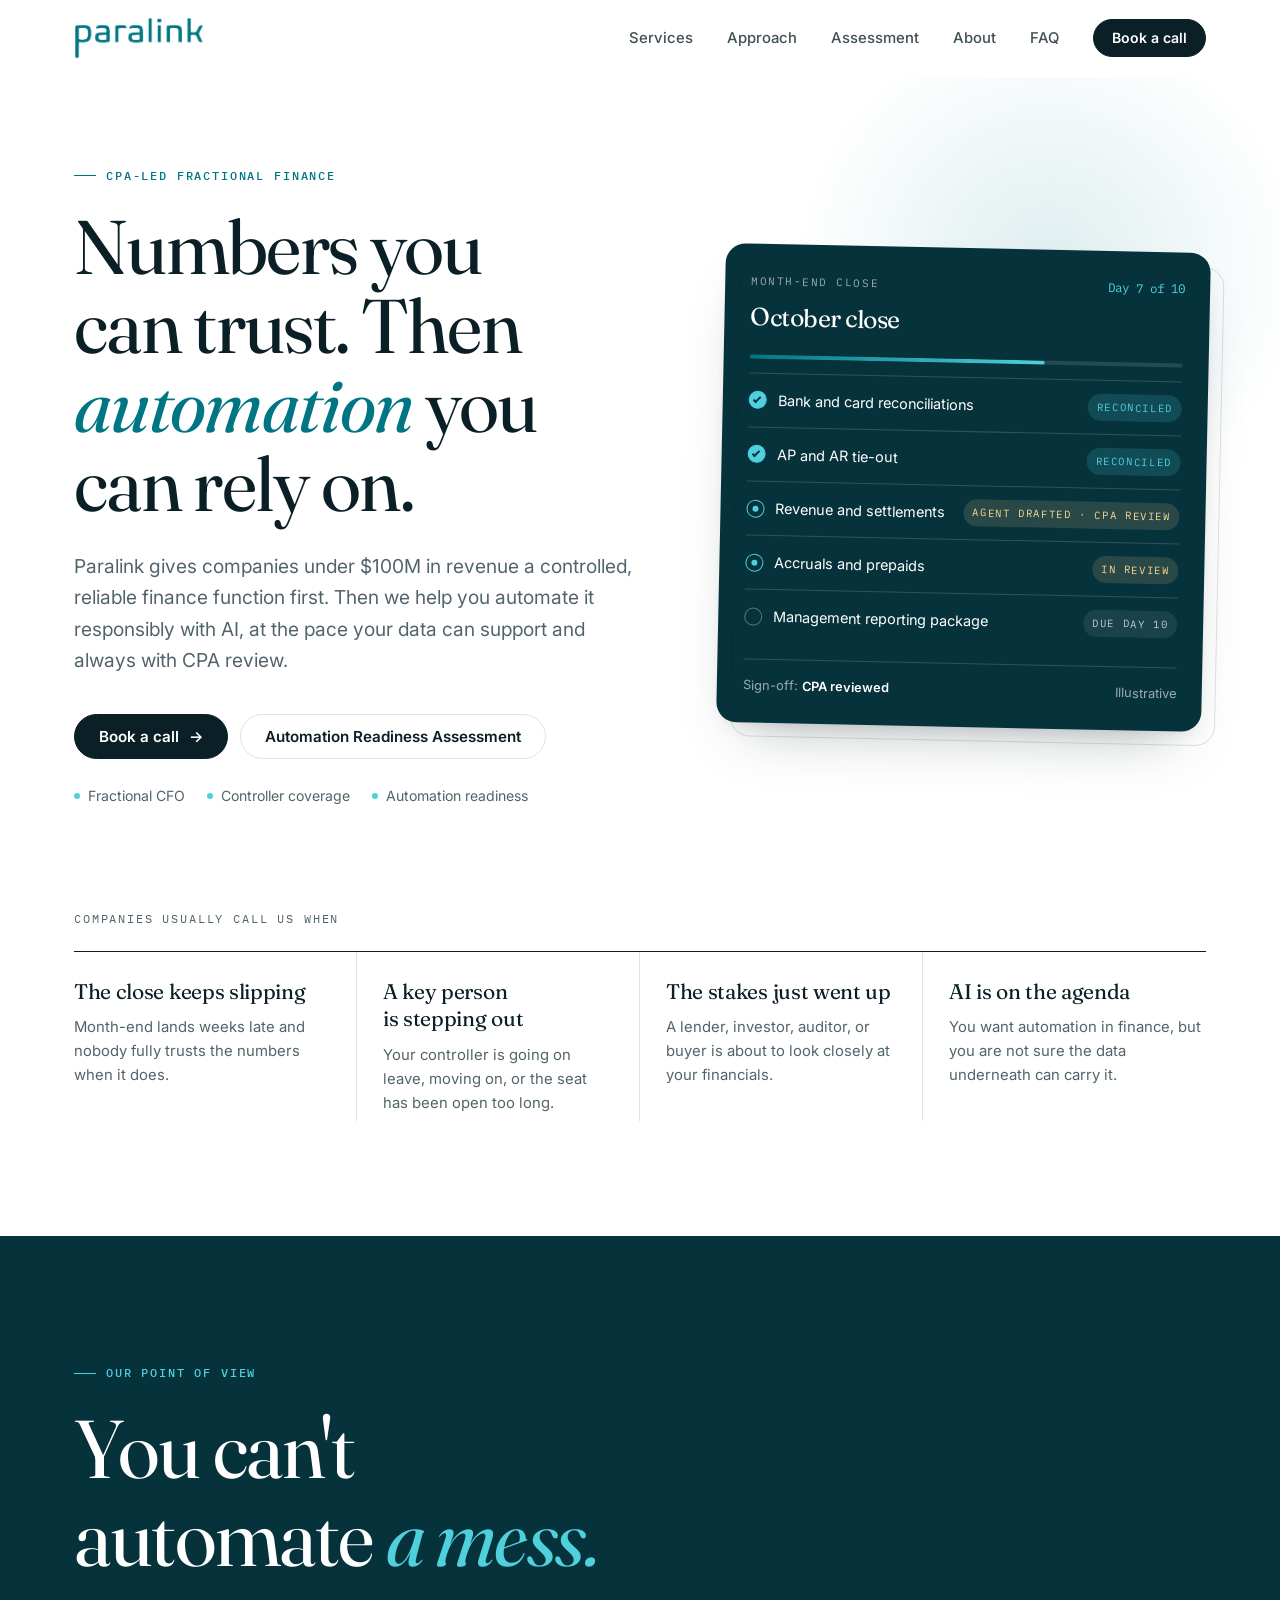
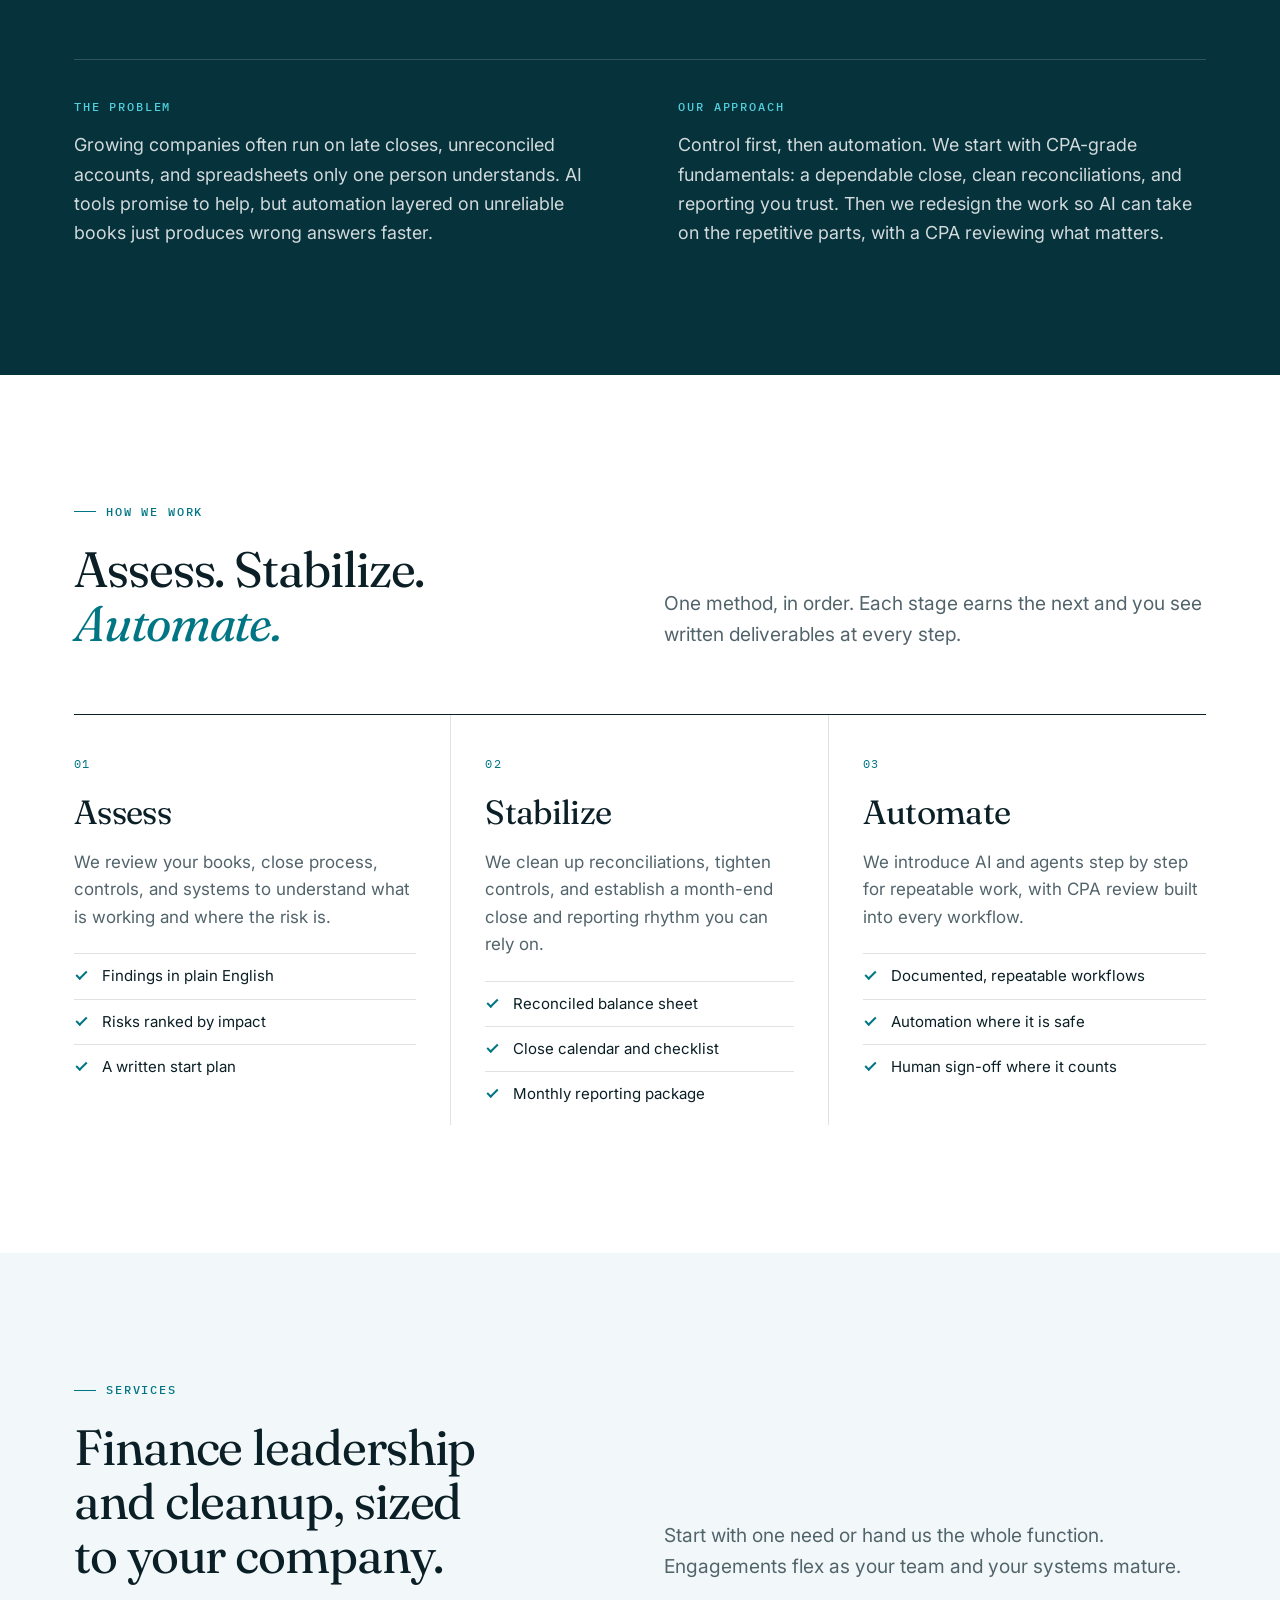
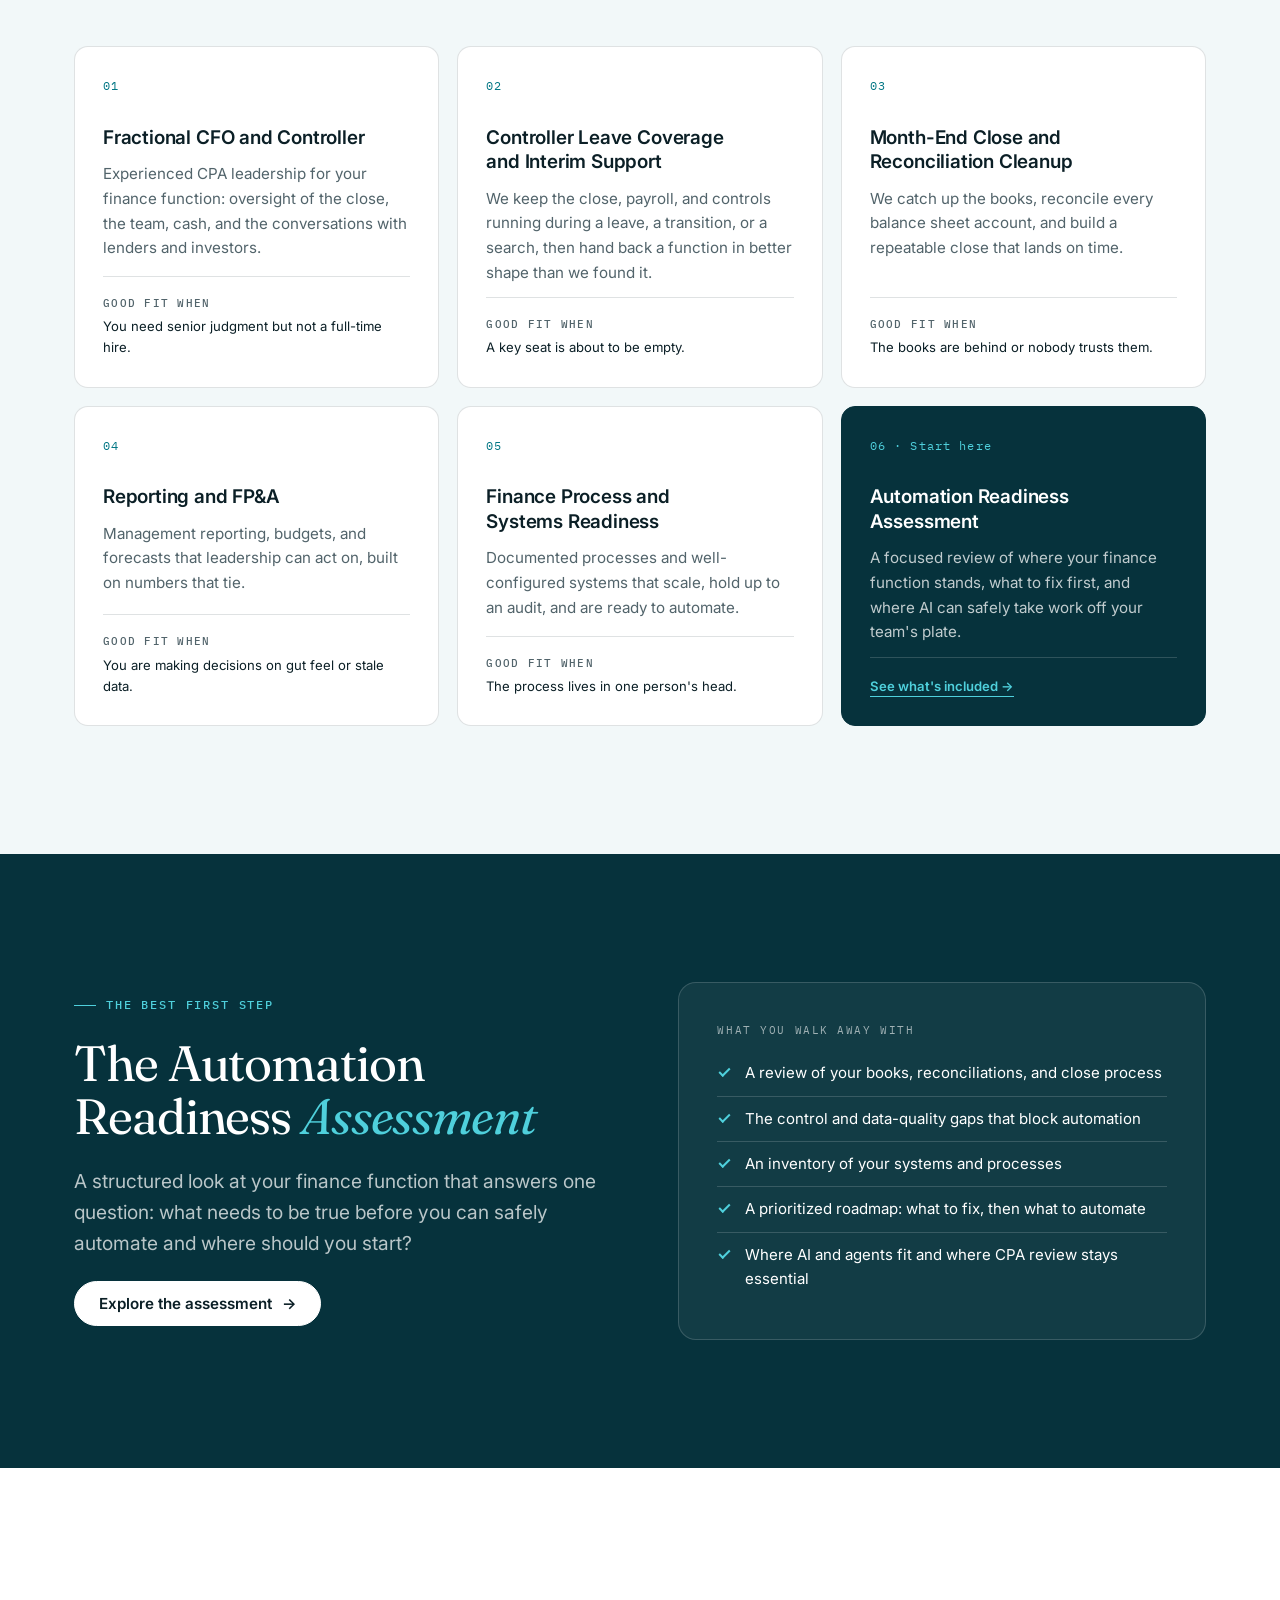
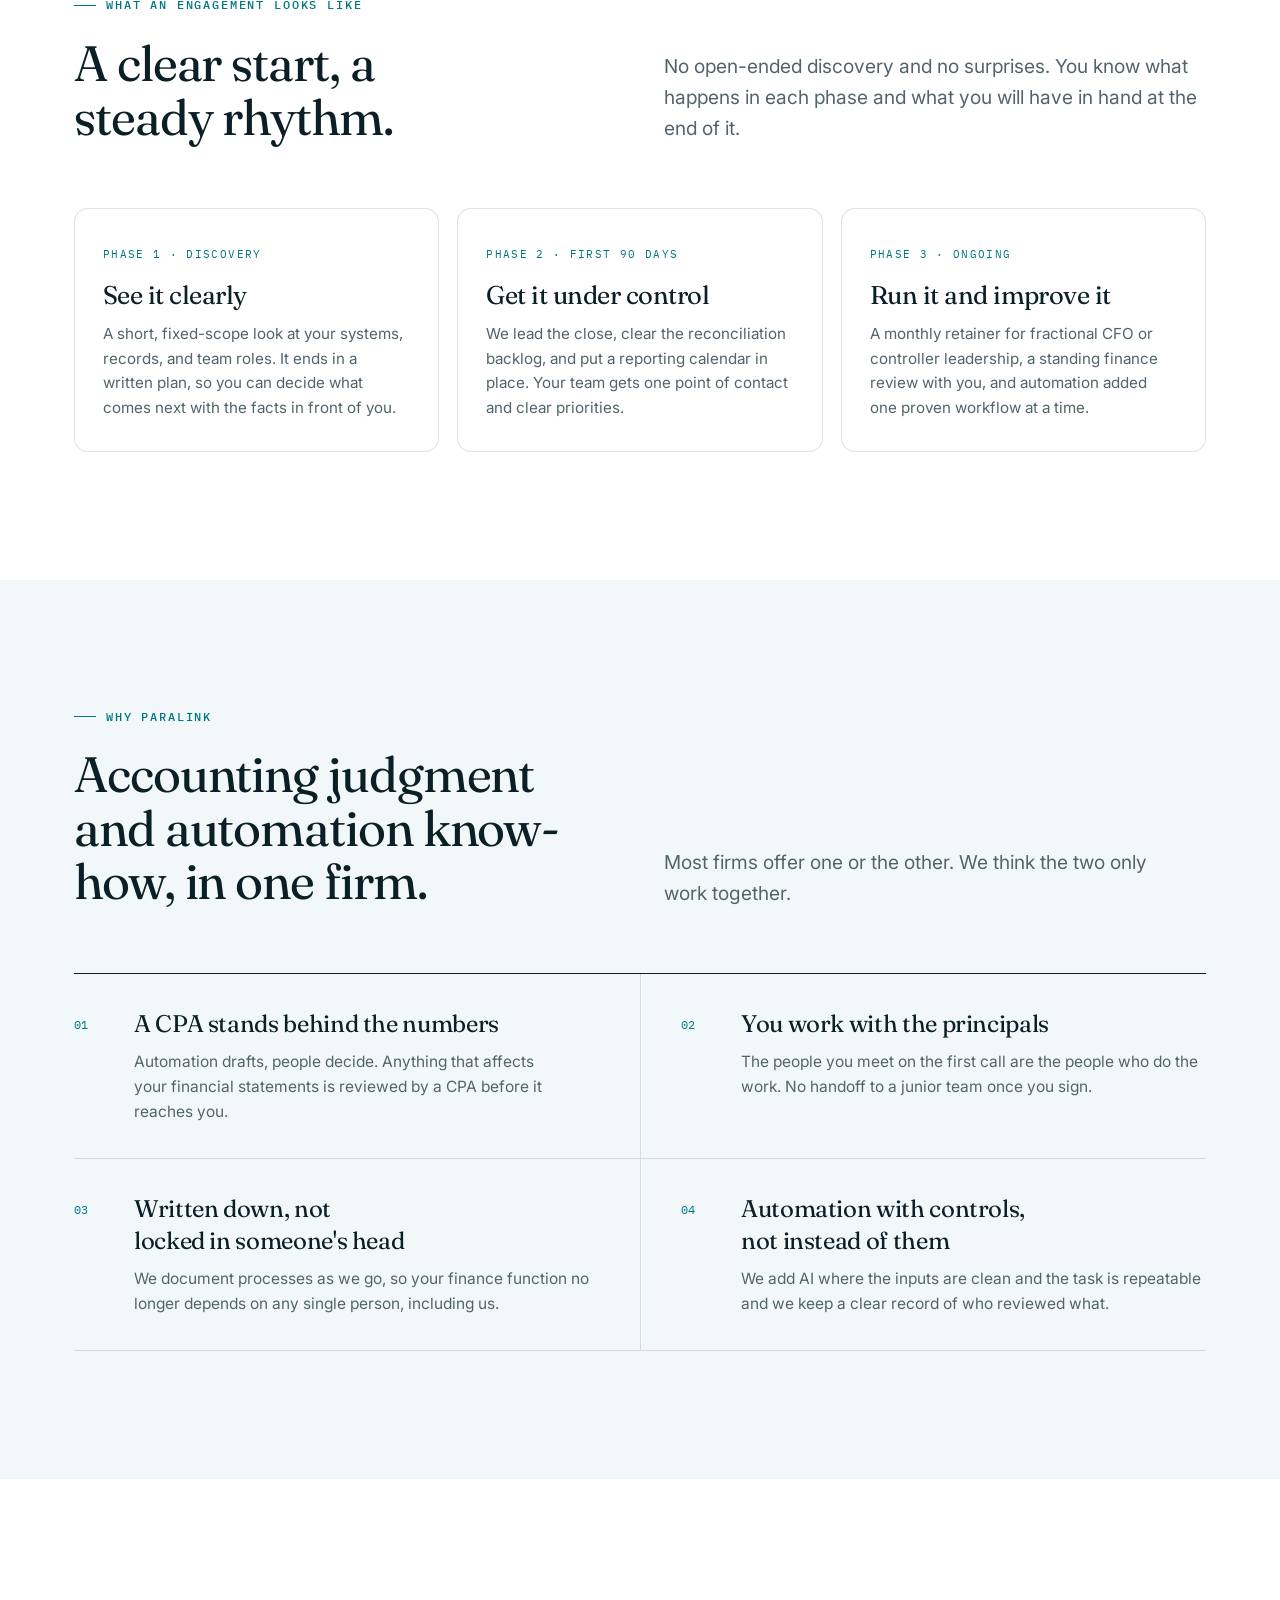
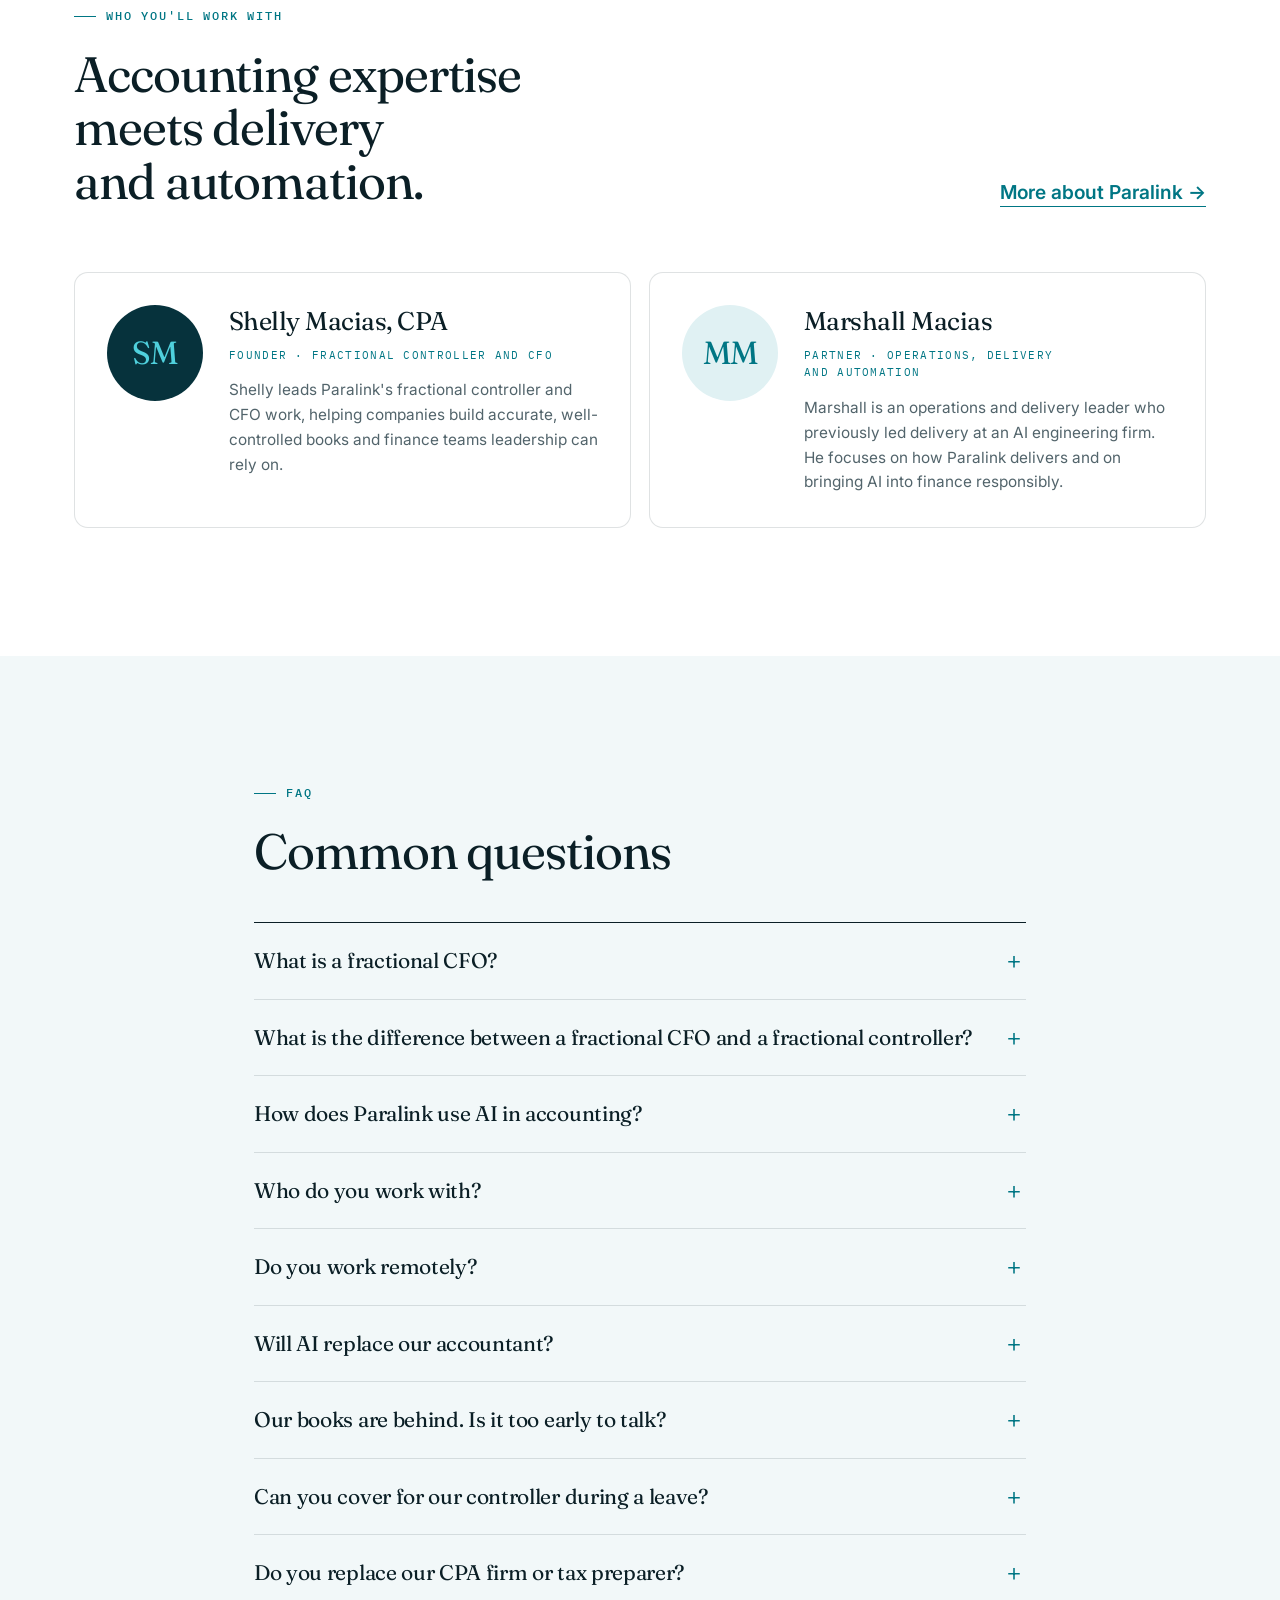
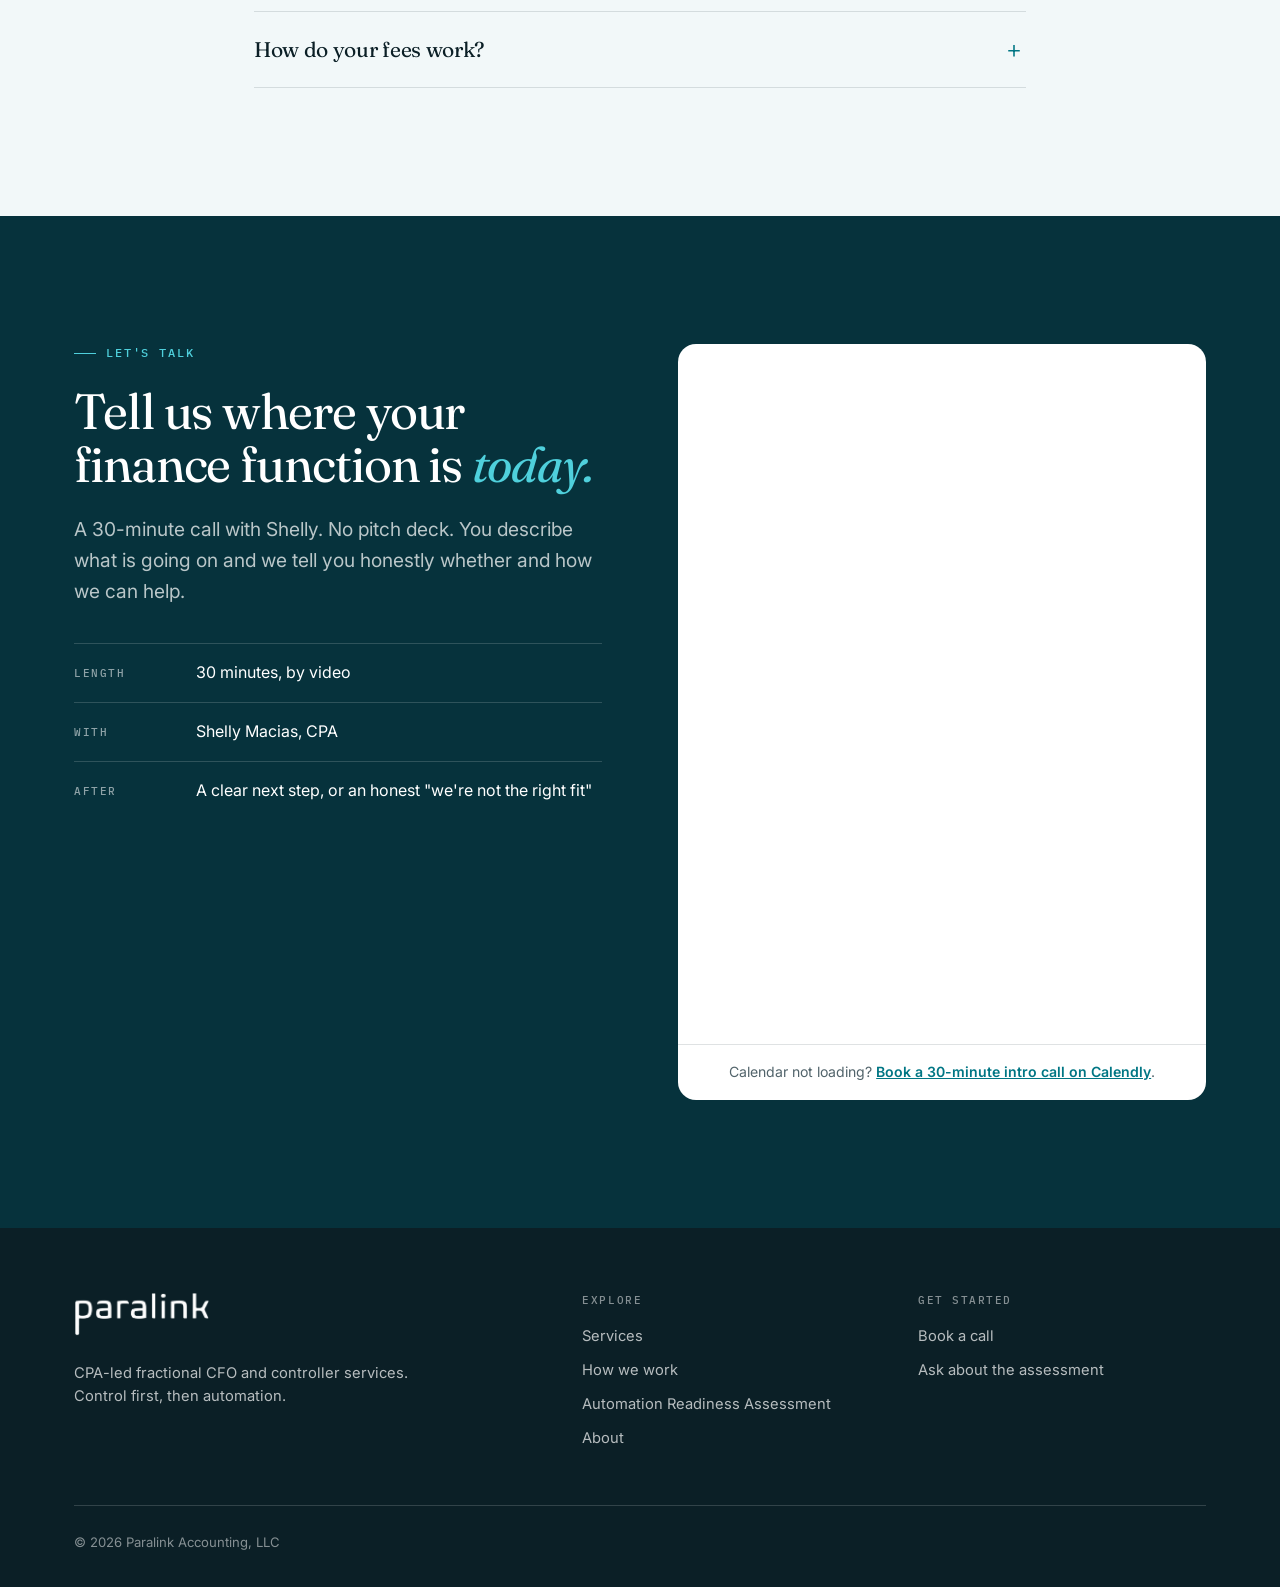
<file: index.html>
<!doctype html>
<html lang="en">
<head>
  <meta charset="utf-8">
  <meta name="viewport" content="width=device-width, initial-scale=1">
  <meta name="robots" content="noindex">
  <title>Fractional CFO and Controller Services | Paralink Accounting</title>
  <meta name="description" content="CPA-led fractional CFO and controller services for companies under $100M in revenue. Reliable numbers first, then finance automation with AI under CPA review.">
  <link rel="canonical" href="https://paralinkaccounting.com/">
  <meta property="og:type" content="website">
  <meta property="og:site_name" content="Paralink Accounting">
  <meta property="og:locale" content="en_US">
  <meta property="og:url" content="https://paralinkaccounting.com/">
  <meta property="og:title" content="Numbers you can trust. Then automation you can rely on.">
  <meta property="og:description" content="CPA-led fractional CFO and controller services for companies under $100M in revenue. Reliable numbers first, then finance automation with AI under CPA review.">
  <meta property="og:image" content="https://paralinkaccounting.com/assets/og-image.png">
  <meta property="og:image:width" content="1200">
  <meta property="og:image:height" content="630">
  <meta property="og:image:alt" content="Paralink Accounting">
  <meta name="twitter:card" content="summary_large_image">
  <meta name="twitter:title" content="Numbers you can trust. Then automation you can rely on.">
  <meta name="twitter:description" content="CPA-led fractional CFO and controller services for companies under $100M in revenue. Reliable numbers first, then finance automation with AI under CPA review.">
  <meta name="twitter:image" content="https://paralinkaccounting.com/assets/og-image.png">
  <meta name="theme-color" content="#007684">
  <link rel="apple-touch-icon" href="assets/apple-touch-icon.png">
  <script type="application/ld+json">
{
 "@context": "https://schema.org",
 "@graph": [
  {
   "@type": [
    "AccountingService",
    "ProfessionalService"
   ],
   "@id": "https://paralinkaccounting.com/#organization",
   "name": "Paralink Accounting",
   "legalName": "Paralink Accounting, LLC",
   "url": "https://paralinkaccounting.com/",
   "logo": "https://paralinkaccounting.com/assets/logo.png",
   "image": "https://paralinkaccounting.com/assets/og-image.png",
   "description": "Paralink Accounting is a CPA-led firm providing fractional CFO and controller services to companies under $100M in revenue. It builds a controlled, reliable finance function first, then helps clients automate finance work with AI under CPA review.",
   "slogan": "Control first, then automation.",
   "areaServed": {
    "@type": "Country",
    "name": "United States"
   },
   "founder": {
    "@id": "https://paralinkaccounting.com/about.html#shelly"
   },
   "knowsAbout": [
    "Fractional CFO services",
    "Fractional controller services",
    "Interim controller coverage",
    "Month-end close",
    "Account reconciliation",
    "Financial reporting",
    "FP&A",
    "Finance process documentation",
    "AI automation in accounting",
    "Finance automation readiness"
   ],
   "potentialAction": {
    "@type": "ScheduleAction",
    "name": "Book an intro call",
    "target": "https://calendly.com/shelly-paralinkaccounting/30min"
   },
   "hasOfferCatalog": {
    "@type": "OfferCatalog",
    "name": "Services",
    "itemListElement": [
     {
      "@type": "Offer",
      "itemOffered": {
       "@type": "Service",
       "name": "Fractional CFO and Controller",
       "description": "Experienced CPA leadership for your finance function: oversight of the close, the team, cash, and the conversations with lenders and investors.",
       "provider": {
        "@id": "https://paralinkaccounting.com/#organization"
       }
      }
     },
     {
      "@type": "Offer",
      "itemOffered": {
       "@type": "Service",
       "name": "Controller Leave Coverage and Interim Support",
       "description": "Coverage of the close, payroll, and controls during a controller leave, a transition, or a search.",
       "provider": {
        "@id": "https://paralinkaccounting.com/#organization"
       }
      }
     },
     {
      "@type": "Offer",
      "itemOffered": {
       "@type": "Service",
       "name": "Month-End Close and Reconciliation Cleanup",
       "description": "Catching up the books, reconciling every balance sheet account, and building a repeatable month-end close that lands on time.",
       "provider": {
        "@id": "https://paralinkaccounting.com/#organization"
       }
      }
     },
     {
      "@type": "Offer",
      "itemOffered": {
       "@type": "Service",
       "name": "Reporting and FP&A",
       "description": "Management reporting, budgets, and forecasts that leadership can act on.",
       "provider": {
        "@id": "https://paralinkaccounting.com/#organization"
       }
      }
     },
     {
      "@type": "Offer",
      "itemOffered": {
       "@type": "Service",
       "name": "Finance Process and Systems Readiness",
       "description": "Documented finance processes and well-configured systems that scale, hold up to an audit, and are ready to automate.",
       "provider": {
        "@id": "https://paralinkaccounting.com/#organization"
       }
      }
     },
     {
      "@type": "Offer",
      "itemOffered": {
       "@type": "Service",
       "name": "Automation Readiness Assessment",
       "description": "A fixed-scope, CPA-led review of where a finance function stands, what to fix first, and where AI can safely take on work.",
       "provider": {
        "@id": "https://paralinkaccounting.com/#organization"
       }
      }
     }
    ]
   }
  },
  {
   "@type": "WebSite",
   "@id": "https://paralinkaccounting.com/#website",
   "url": "https://paralinkaccounting.com/",
   "name": "Paralink Accounting",
   "publisher": {
    "@id": "https://paralinkaccounting.com/#organization"
   },
   "inLanguage": "en-US"
  },
  {
   "@type": "WebPage",
   "@id": "https://paralinkaccounting.com/#webpage",
   "url": "https://paralinkaccounting.com/",
   "name": "Fractional CFO and Controller Services | Paralink Accounting",
   "description": "CPA-led fractional CFO and controller services for companies under $100M in revenue. Reliable numbers first, then finance automation with AI under CPA review.",
   "isPartOf": {
    "@id": "https://paralinkaccounting.com/#website"
   },
   "about": {
    "@id": "https://paralinkaccounting.com/#organization"
   },
   "inLanguage": "en-US"
  },
  {
   "@type": "FAQPage",
   "@id": "https://paralinkaccounting.com/#faq",
   "mainEntity": [
    {
     "@type": "Question",
     "name": "What is a fractional CFO?",
     "acceptedAnswer": {
      "@type": "Answer",
      "text": "A fractional CFO is a senior finance leader who works with your company part-time. You get the judgment of an experienced CFO for strategy, cash, reporting, and lender or investor conversations without the cost of a full-time executive."
     }
    },
    {
     "@type": "Question",
     "name": "What is the difference between a fractional CFO and a fractional controller?",
     "acceptedAnswer": {
      "@type": "Answer",
      "text": "A controller owns the accuracy of the books: the month-end close, reconciliations, and controls. A CFO uses those numbers to guide decisions about cash, growth, and financing. Paralink provides both and often starts with controller work so the CFO work rests on numbers you can trust."
     }
    },
    {
     "@type": "Question",
     "name": "How does Paralink use AI in accounting?",
     "acceptedAnswer": {
      "@type": "Answer",
      "text": "We use AI for repeatable, well-defined work such as matching transactions, drafting schedules, and flagging unusual items. Anything that affects your financial statements is reviewed by a CPA before it reaches you."
     }
    },
    {
     "@type": "Question",
     "name": "Who do you work with?",
     "acceptedAnswer": {
      "@type": "Answer",
      "text": "Companies under $100M in revenue that need a stronger finance function: founder-led and privately held businesses, usually with a small accounting team or an outside bookkeeper and often at a moment of change such as growth, a financing, or a leadership transition."
     }
    },
    {
     "@type": "Question",
     "name": "Do you work remotely?",
     "acceptedAnswer": {
      "@type": "Answer",
      "text": "Yes. We work remotely with clients anywhere in the United States. On-site visits happen when they are useful, for example at kickoff or during a key close."
     }
    },
    {
     "@type": "Question",
     "name": "Will AI replace our accountant?",
     "acceptedAnswer": {
      "@type": "Answer",
      "text": "No. AI is good at repetitive, well-defined work such as matching transactions and drafting schedules. It is not accountable for your financial statements. We use it to free your people for review and judgment and a CPA signs off on what matters."
     }
    },
    {
     "@type": "Question",
     "name": "Our books are behind. Is it too early to talk?",
     "acceptedAnswer": {
      "@type": "Answer",
      "text": "It is the right time. Catching up and stabilizing the close is where most of our engagements begin and it is the foundation for everything else."
     }
    },
    {
     "@type": "Question",
     "name": "Can you cover for our controller during a leave?",
     "acceptedAnswer": {
      "@type": "Answer",
      "text": "Yes. We step in to run the close, support your team, and keep controls in place, then manage a clean handoff when your controller returns."
     }
    },
    {
     "@type": "Question",
     "name": "Do you replace our CPA firm or tax preparer?",
     "acceptedAnswer": {
      "@type": "Answer",
      "text": "No. We work inside your finance function as your CFO or controller and coordinate with your outside tax and audit firms, so they get clean, timely information."
     }
    },
    {
     "@type": "Question",
     "name": "How do your fees work?",
     "acceptedAnswer": {
      "@type": "Answer",
      "text": "Discovery and the Automation Readiness Assessment are fixed-fee. Ongoing fractional work is a monthly retainer sized to the scope, so you always know the cost in advance."
     }
    }
   ]
  },
  {
   "@type": "Person",
   "@id": "https://paralinkaccounting.com/about.html#shelly",
   "name": "Shelly Macias",
   "honorificSuffix": "CPA",
   "jobTitle": "Founder, Fractional Controller and CFO",
   "worksFor": {
    "@id": "https://paralinkaccounting.com/#organization"
   },
   "knowsAbout": [
    "Accounting",
    "Fractional CFO services",
    "Controllership",
    "Month-end close"
   ]
  }
 ]
}
  </script>
  <link rel="icon" href="assets/favicon.svg" type="image/svg+xml">
  <link rel="preconnect" href="https://fonts.googleapis.com">
  <link rel="preconnect" href="https://fonts.gstatic.com" crossorigin>
  <link href="https://fonts.googleapis.com/css2?family=Fraunces:ital,opsz,wght@0,9..144,300..600;1,9..144,300..600&family=IBM+Plex+Mono:wght@400;500&family=Inter:wght@400;500;600&display=swap" rel="stylesheet">
  <link rel="stylesheet" href="assets/styles.css">
</head>
<body>
<a class="skip-link" href="#main">Skip to content</a>

<header class="site-header">
  <nav class="container nav" aria-label="Primary">
    <a class="brand" href="index.html" aria-label="Paralink Accounting home">
      <img class="brand-logo" src="assets/logo.png" alt="Paralink Accounting" width="562" height="182">
    </a>
    <button class="nav-toggle" aria-label="Menu" aria-expanded="false" aria-controls="nav-links"><span></span><span></span><span></span></button>
    <ul class="nav-links" id="nav-links">
      <li><a href="index.html#services">Services</a></li>
      <li><a href="index.html#approach">Approach</a></li>
      <li><a href="assessment.html">Assessment</a></li>
      <li><a href="about.html">About</a></li>
      <li><a href="index.html#faq">FAQ</a></li>
      <li><a class="btn btn-sm" href="index.html#contact">Book a call</a></li>
    </ul>
  </nav>
</header>

<main id="main">

  <!-- Hero -->
  <section class="hero">
    <div class="container hero-grid">
      <div>
        <p class="eyebrow">CPA-led fractional finance</p>
        <h1>Numbers you can trust. Then <em>automation</em> you can rely on.</h1>
        <p class="lede">Paralink gives companies under $100M in revenue a controlled, reliable finance function first. Then we help you automate it responsibly with AI, at the pace your data can support and always with CPA review.</p>
        <div class="hero-cta">
          <a class="btn" href="#contact">Book a call <span class="arrow" aria-hidden="true">→</span></a>
          <a class="btn btn-ghost" href="assessment.html">Automation Readiness Assessment</a>
        </div>
        <p class="hero-note"><span>Fractional CFO</span><span>Controller coverage</span><span>Automation readiness</span></p>
      </div>

      <div class="close-card" role="img" aria-label="Illustration of a month-end close checklist with reconciliations complete and an AI-drafted schedule waiting for CPA review">
        <div class="cc-top">
          <div>
            <div class="cc-label">Month-end close</div>
            <div class="cc-title">October close</div>
          </div>
          <div class="cc-day">Day 7 of 10</div>
        </div>
        <div class="cc-bar"><i></i></div>
        <ul class="cc-rows">
          <li><span class="name"><span class="dot done"></span>Bank and card reconciliations</span><span class="tag ok">Reconciled</span></li>
          <li><span class="name"><span class="dot done"></span>AP and AR tie-out</span><span class="tag ok">Reconciled</span></li>
          <li><span class="name"><span class="dot review"></span>Revenue and settlements</span><span class="tag rev">Agent drafted · CPA review</span></li>
          <li><span class="name"><span class="dot review"></span>Accruals and prepaids</span><span class="tag rev">In review</span></li>
          <li><span class="name"><span class="dot"></span>Management reporting package</span><span class="tag">Due day 10</span></li>
        </ul>
        <div class="cc-foot"><span>Sign-off: <strong>CPA reviewed</strong></span><span>Illustrative</span></div>
      </div>
    </div>
  </section>

  <!-- When to call -->
  <section class="triggers">
    <div class="container">
      <p class="triggers-title">Companies usually call us when</p>
      <div class="trigger-grid">
        <div class="trigger reveal">
          <h3>The close keeps slipping</h3>
          <p>Month-end lands weeks late and nobody fully trusts the numbers when it does.</p>
        </div>
        <div class="trigger reveal">
          <h3>A key person is stepping out</h3>
          <p>Your controller is going on leave, moving on, or the seat has been open too long.</p>
        </div>
        <div class="trigger reveal">
          <h3>The stakes just went up</h3>
          <p>A lender, investor, auditor, or buyer is about to look closely at your financials.</p>
        </div>
        <div class="trigger reveal">
          <h3>AI is on the agenda</h3>
          <p>You want automation in finance, but you are not sure the data underneath can carry it.</p>
        </div>
      </div>
    </div>
  </section>

  <!-- Statement -->
  <section class="statement dark" id="approach">
    <div class="container">
      <p class="eyebrow">Our point of view</p>
      <h2 class="reveal">You can't automate <em>a mess.</em></h2>
      <div class="statement-grid">
        <div class="reveal">
          <h3>The problem</h3>
          <p>Growing companies often run on late closes, unreconciled accounts, and spreadsheets only one person understands. AI tools promise to help, but automation layered on unreliable books just produces wrong answers faster.</p>
        </div>
        <div class="reveal">
          <h3>Our approach</h3>
          <p>Control first, then automation. We start with CPA-grade fundamentals: a dependable close, clean reconciliations, and reporting you trust. Then we redesign the work so AI can take on the repetitive parts, with a CPA reviewing what matters.</p>
        </div>
      </div>
    </div>
  </section>

  <!-- Method -->
  <section id="method">
    <div class="container">
      <div class="section-head">
        <div>
          <p class="eyebrow">How we work</p>
          <h2>Assess. Stabilize. <em>Automate.</em></h2>
        </div>
        <p class="lede">One method, in order. Each stage earns the next and you see written deliverables at every step.</p>
      </div>
      <div class="method-grid">
        <div class="step reveal">
          <span class="step-num">01</span>
          <h3>Assess</h3>
          <p>We review your books, close process, controls, and systems to understand what is working and where the risk is.</p>
          <ul>
            <li>Findings in plain English</li>
            <li>Risks ranked by impact</li>
            <li>A written start plan</li>
          </ul>
        </div>
        <div class="step reveal">
          <span class="step-num">02</span>
          <h3>Stabilize</h3>
          <p>We clean up reconciliations, tighten controls, and establish a month-end close and reporting rhythm you can rely on.</p>
          <ul>
            <li>Reconciled balance sheet</li>
            <li>Close calendar and checklist</li>
            <li>Monthly reporting package</li>
          </ul>
        </div>
        <div class="step reveal">
          <span class="step-num">03</span>
          <h3>Automate</h3>
          <p>We introduce AI and agents step by step for repeatable work, with CPA review built into every workflow.</p>
          <ul>
            <li>Documented, repeatable workflows</li>
            <li>Automation where it is safe</li>
            <li>Human sign-off where it counts</li>
          </ul>
        </div>
      </div>
    </div>
  </section>

  <!-- Services -->
  <section class="tint" id="services">
    <div class="container">
      <div class="section-head">
        <div>
          <p class="eyebrow">Services</p>
          <h2>Finance leadership and cleanup, sized to your company.</h2>
        </div>
        <p class="lede">Start with one need or hand us the whole function. Engagements flex as your team and your systems mature.</p>
      </div>
      <div class="service-grid">
        <article class="card reveal">
          <span class="idx">01</span>
          <h3>Fractional CFO and Controller</h3>
          <p>Experienced CPA leadership for your finance function: oversight of the close, the team, cash, and the conversations with lenders and investors.</p>
          <div class="fit"><b>Good fit when</b>You need senior judgment but not a full-time hire.</div>
        </article>
        <article class="card reveal">
          <span class="idx">02</span>
          <h3>Controller Leave Coverage and Interim Support</h3>
          <p>We keep the close, payroll, and controls running during a leave, a transition, or a search, then hand back a function in better shape than we found it.</p>
          <div class="fit"><b>Good fit when</b>A key seat is about to be empty.</div>
        </article>
        <article class="card reveal">
          <span class="idx">03</span>
          <h3>Month-End Close and Reconciliation Cleanup</h3>
          <p>We catch up the books, reconcile every balance sheet account, and build a repeatable close that lands on time.</p>
          <div class="fit"><b>Good fit when</b>The books are behind or nobody trusts them.</div>
        </article>
        <article class="card reveal">
          <span class="idx">04</span>
          <h3>Reporting and FP&amp;A</h3>
          <p>Management reporting, budgets, and forecasts that leadership can act on, built on numbers that tie.</p>
          <div class="fit"><b>Good fit when</b>You are making decisions on gut feel or stale data.</div>
        </article>
        <article class="card reveal">
          <span class="idx">05</span>
          <h3>Finance Process and Systems Readiness</h3>
          <p>Documented processes and well-configured systems that scale, hold up to an audit, and are ready to automate.</p>
          <div class="fit"><b>Good fit when</b>The process lives in one person's head.</div>
        </article>
        <article class="card feature reveal">
          <span class="idx">06 · Start here</span>
          <h3>Automation Readiness Assessment</h3>
          <p>A focused review of where your finance function stands, what to fix first, and where AI can safely take work off your team's plate.</p>
          <div class="fit"><a class="text-link" href="assessment.html">See what's included →</a></div>
        </article>
      </div>
    </div>
  </section>

  <!-- Assessment band -->
  <section class="dark">
    <div class="container split">
      <div class="stack reveal">
        <p class="eyebrow">The best first step</p>
        <h2>The Automation Readiness <em>Assessment</em></h2>
        <p class="lede">A structured look at your finance function that answers one question: what needs to be true before you can safely automate and where should you start?</p>
        <p><a class="btn btn-light" href="assessment.html">Explore the assessment <span class="arrow" aria-hidden="true">→</span></a></p>
      </div>
      <div class="panel reveal">
        <p class="panel-title">What you walk away with</p>
        <ul class="checks">
          <li>A review of your books, reconciliations, and close process</li>
          <li>The control and data-quality gaps that block automation</li>
          <li>An inventory of your systems and processes</li>
          <li>A prioritized roadmap: what to fix, then what to automate</li>
          <li>Where AI and agents fit and where CPA review stays essential</li>
        </ul>
      </div>
    </div>
  </section>

  <!-- Engagement -->
  <section>
    <div class="container">
      <div class="section-head">
        <div>
          <p class="eyebrow">What an engagement looks like</p>
          <h2>A clear start, a steady rhythm.</h2>
        </div>
        <p class="lede">No open-ended discovery and no surprises. You know what happens in each phase and what you will have in hand at the end of it.</p>
      </div>
      <div class="phases">
        <div class="phase reveal">
          <span class="when">Phase 1 · Discovery</span>
          <h3>See it clearly</h3>
          <p>A short, fixed-scope look at your systems, records, and team roles. It ends in a written plan, so you can decide what comes next with the facts in front of you.</p>
        </div>
        <div class="phase reveal">
          <span class="when">Phase 2 · First 90 days</span>
          <h3>Get it under control</h3>
          <p>We lead the close, clear the reconciliation backlog, and put a reporting calendar in place. Your team gets one point of contact and clear priorities.</p>
        </div>
        <div class="phase reveal">
          <span class="when">Phase 3 · Ongoing</span>
          <h3>Run it and improve it</h3>
          <p>A monthly retainer for fractional CFO or controller leadership, a standing finance review with you, and automation added one proven workflow at a time.</p>
        </div>
      </div>
    </div>
  </section>

  <!-- Principles -->
  <section class="tint">
    <div class="container">
      <div class="section-head">
        <div>
          <p class="eyebrow">Why Paralink</p>
          <h2>Accounting judgment and automation know-how, in one firm.</h2>
        </div>
        <p class="lede">Most firms offer one or the other. We think the two only work together.</p>
      </div>
      <div class="principles">
        <div class="principle reveal">
          <span class="n">01</span>
          <div>
            <h3>A CPA stands behind the numbers</h3>
            <p>Automation drafts, people decide. Anything that affects your financial statements is reviewed by a CPA before it reaches you.</p>
          </div>
        </div>
        <div class="principle reveal">
          <span class="n">02</span>
          <div>
            <h3>You work with the principals</h3>
            <p>The people you meet on the first call are the people who do the work. No handoff to a junior team once you sign.</p>
          </div>
        </div>
        <div class="principle reveal">
          <span class="n">03</span>
          <div>
            <h3>Written down, not locked in someone's head</h3>
            <p>We document processes as we go, so your finance function no longer depends on any single person, including us.</p>
          </div>
        </div>
        <div class="principle reveal">
          <span class="n">04</span>
          <div>
            <h3>Automation with controls, not instead of them</h3>
            <p>We add AI where the inputs are clean and the task is repeatable and we keep a clear record of who reviewed what.</p>
          </div>
        </div>
      </div>
    </div>
  </section>

  <!-- Team -->
  <section id="team">
    <div class="container">
      <div class="section-head">
        <div>
          <p class="eyebrow">Who you'll work with</p>
          <h2>Accounting expertise meets delivery and automation.</h2>
        </div>
        <p class="lede"><a class="text-link" href="about.html">More about Paralink →</a></p>
      </div>
      <div class="team">
        <div class="person reveal">
          <div class="avatar" aria-hidden="true">SM</div>
          <div>
            <h3>Shelly Macias, CPA</h3>
            <p class="role">Founder · Fractional Controller and CFO</p>
            <p>Shelly leads Paralink's fractional controller and CFO work, helping companies build accurate, well-controlled books and finance teams leadership can rely on.</p>
          </div>
        </div>
        <div class="person reveal">
          <div class="avatar alt" aria-hidden="true">MM</div>
          <div>
            <h3>Marshall Macias</h3>
            <p class="role">Partner · Operations, Delivery and Automation</p>
            <p>Marshall is an operations and delivery leader who previously led delivery at an AI engineering firm. He focuses on how Paralink delivers and on bringing AI into finance responsibly.</p>
          </div>
        </div>
      </div>
    </div>
  </section>

  <!-- FAQ -->
  <section class="tint" id="faq">
    <div class="container narrow">
      <p class="eyebrow">FAQ</p>
      <h2 style="margin-bottom:44px">Common questions</h2>
      <div class="faq">
        <details>
          <summary>What is a fractional CFO?</summary>
          <p>A fractional CFO is a senior finance leader who works with your company part-time. You get the judgment of an experienced CFO for strategy, cash, reporting, and lender or investor conversations without the cost of a full-time executive.</p>
        </details>
        <details>
          <summary>What is the difference between a fractional CFO and a fractional controller?</summary>
          <p>A controller owns the accuracy of the books: the month-end close, reconciliations, and controls. A CFO uses those numbers to guide decisions about cash, growth, and financing. Paralink provides both and often starts with controller work so the CFO work rests on numbers you can trust.</p>
        </details>
        <details>
          <summary>How does Paralink use AI in accounting?</summary>
          <p>We use AI for repeatable, well-defined work such as matching transactions, drafting schedules, and flagging unusual items. Anything that affects your financial statements is reviewed by a CPA before it reaches you.</p>
        </details>
        <details>
          <summary>Who do you work with?</summary>
          <p>Companies under $100M in revenue that need a stronger finance function: founder-led and privately held businesses, usually with a small accounting team or an outside bookkeeper and often at a moment of change such as growth, a financing, or a leadership transition.</p>
        </details>
        <details>
          <summary>Do you work remotely?</summary>
          <p>Yes. We work remotely with clients anywhere in the United States. On-site visits happen when they are useful, for example at kickoff or during a key close.</p>
        </details>
        <details>
          <summary>Will AI replace our accountant?</summary>
          <p>No. AI is good at repetitive, well-defined work such as matching transactions and drafting schedules. It is not accountable for your financial statements. We use it to free your people for review and judgment and a CPA signs off on what matters.</p>
        </details>
        <details>
          <summary>Our books are behind. Is it too early to talk?</summary>
          <p>It is the right time. Catching up and stabilizing the close is where most of our engagements begin and it is the foundation for everything else.</p>
        </details>
        <details>
          <summary>Can you cover for our controller during a leave?</summary>
          <p>Yes. We step in to run the close, support your team, and keep controls in place, then manage a clean handoff when your controller returns.</p>
        </details>
        <details>
          <summary>Do you replace our CPA firm or tax preparer?</summary>
          <p>No. We work inside your finance function as your CFO or controller and coordinate with your outside tax and audit firms, so they get clean, timely information.</p>
        </details>
        <details>
          <summary>How do your fees work?</summary>
          <p>Discovery and the Automation Readiness Assessment are fixed-fee. Ongoing fractional work is a monthly retainer sized to the scope, so you always know the cost in advance.</p>
        </details>
      </div>
    </div>
  </section>

  <!-- Contact -->
  <section class="dark" id="contact">
    <div class="container split top">
      <div class="reveal">
        <p class="eyebrow">Let's talk</p>
        <h2>Tell us where your finance function is <em>today.</em></h2>
        <p class="lede" style="margin-top:22px">A 30-minute call with Shelly. No pitch deck. You describe what is going on and we tell you honestly whether and how we can help.</p>
        <ul class="contact-list">
          <li><b>Length</b><span>30 minutes, by video</span></li>
          <li><b>With</b><span>Shelly Macias, CPA</span></li>
          <li><b>After</b><span>A clear next step, or an honest "we're not the right fit"</span></li>
        </ul>
      </div>
      <div class="booking reveal" id="booking">
        <div class="calendly-inline-widget" id="calendly-embed"></div>
        <p class="booking-direct">Calendar not loading? <a href="https://calendly.com/shelly-paralinkaccounting/30min" rel="noopener">Book a 30-minute intro call on Calendly</a>.</p>
      </div>
    </div>
  </section>

</main>

<footer class="site-footer">
  <div class="container">
    <div class="footer-grid">
      <div>
        <a class="brand" href="index.html">
          <img class="brand-logo" src="assets/logo-white.png" alt="Paralink Accounting" width="562" height="182">
        </a>
        <p>CPA-led fractional CFO and controller services. Control first, then automation.</p>
      </div>
      <div>
        <h4>Explore</h4>
        <ul>
          <li><a href="index.html#services">Services</a></li>
          <li><a href="index.html#method">How we work</a></li>
          <li><a href="assessment.html">Automation Readiness Assessment</a></li>
          <li><a href="about.html">About</a></li>
        </ul>
      </div>
      <div>
        <h4>Get started</h4>
        <ul>
          <li><a href="index.html#contact">Book a call</a></li>
          <li><a href="assessment.html">Ask about the assessment</a></li>
        </ul>
      </div>
    </div>
    <div class="footer-base">
      <span>© <span id="year">2026</span> Paralink Accounting, LLC</span>
    </div>
  </div>
</footer>

<script src="assets/main.js"></script>
</body>
</html>
</file>
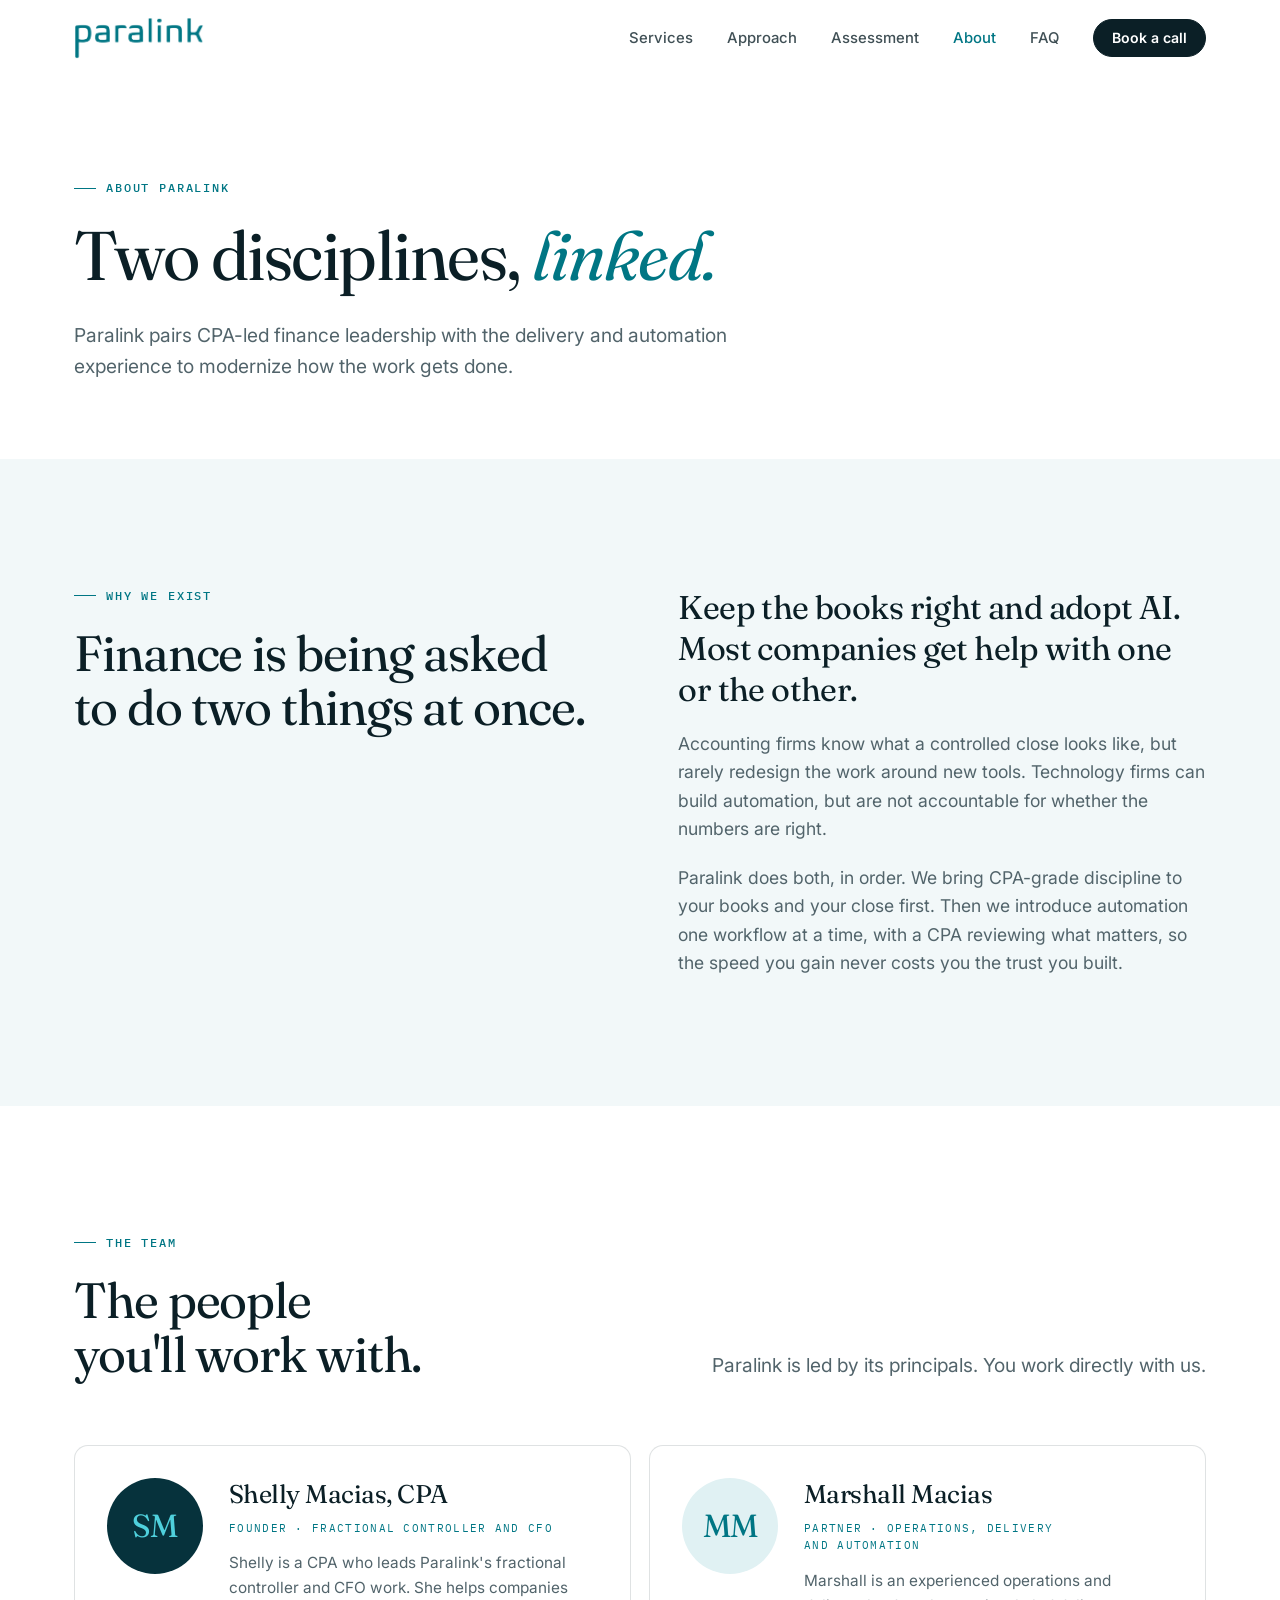
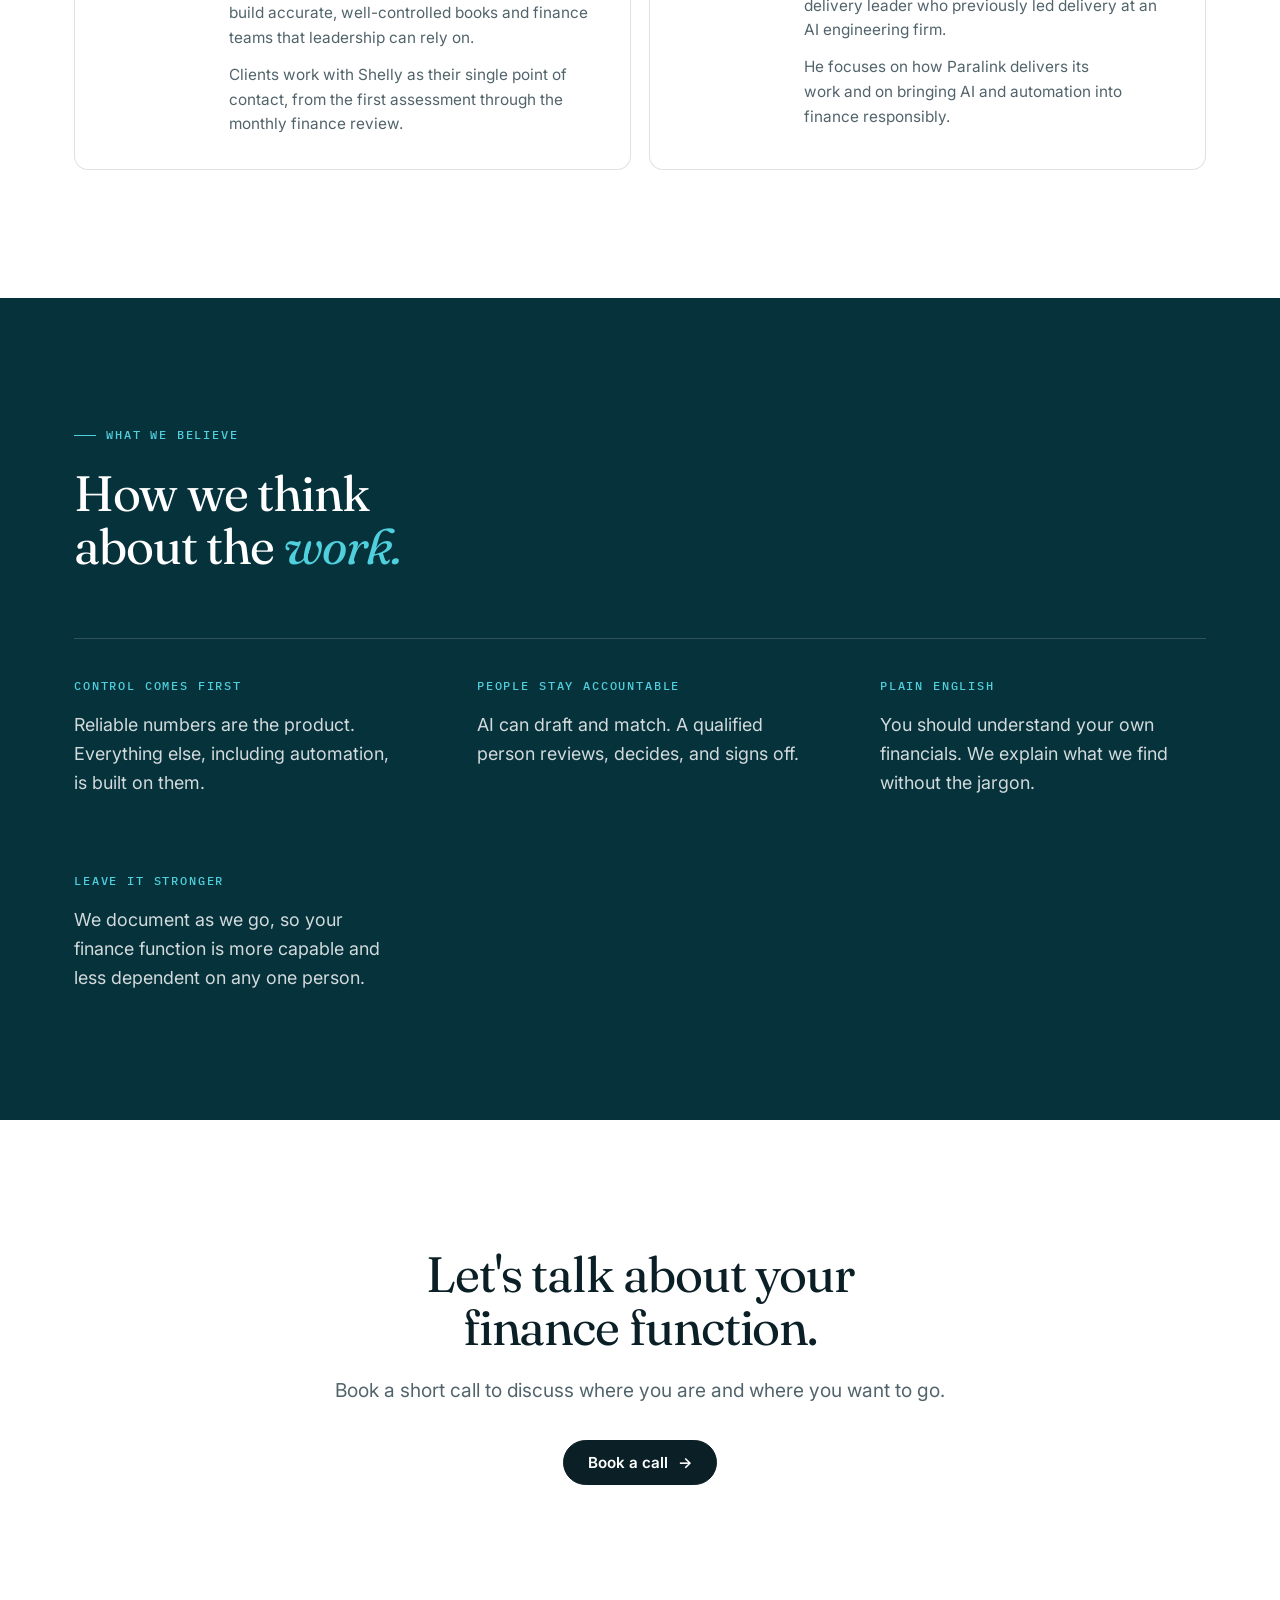
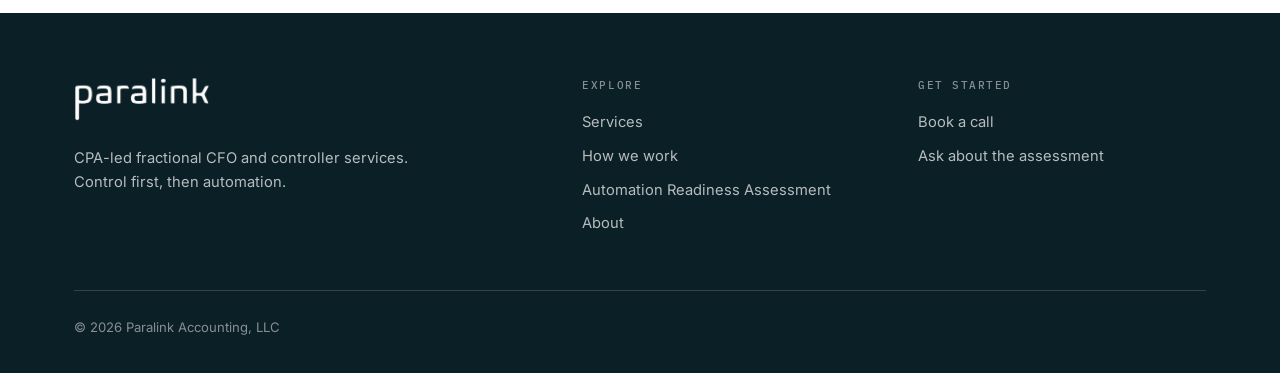
<file: about.html>
<!doctype html>
<html lang="en">
<head>
  <meta charset="utf-8">
  <meta name="viewport" content="width=device-width, initial-scale=1">
  <meta name="robots" content="noindex">
  <title>About Paralink Accounting | CPA-Led Finance and Automation</title>
  <meta name="description" content="Paralink Accounting pairs CPA-led finance leadership with delivery and automation expertise. Meet Shelly Macias, CPA and Marshall Macias.">
  <link rel="canonical" href="https://paralinkaccounting.com/about.html">
  <meta property="og:type" content="website">
  <meta property="og:site_name" content="Paralink Accounting">
  <meta property="og:locale" content="en_US">
  <meta property="og:url" content="https://paralinkaccounting.com/about.html">
  <meta property="og:title" content="Two disciplines, linked.">
  <meta property="og:description" content="Paralink Accounting pairs CPA-led finance leadership with delivery and automation expertise. Meet Shelly Macias, CPA and Marshall Macias.">
  <meta property="og:image" content="https://paralinkaccounting.com/assets/og-image.png">
  <meta property="og:image:width" content="1200">
  <meta property="og:image:height" content="630">
  <meta property="og:image:alt" content="Paralink Accounting">
  <meta name="twitter:card" content="summary_large_image">
  <meta name="twitter:title" content="Two disciplines, linked.">
  <meta name="twitter:description" content="Paralink Accounting pairs CPA-led finance leadership with delivery and automation expertise. Meet Shelly Macias, CPA and Marshall Macias.">
  <meta name="twitter:image" content="https://paralinkaccounting.com/assets/og-image.png">
  <meta name="theme-color" content="#007684">
  <link rel="apple-touch-icon" href="assets/apple-touch-icon.png">
  <script type="application/ld+json">
{
 "@context": "https://schema.org",
 "@graph": [
  {
   "@type": [
    "AccountingService",
    "ProfessionalService"
   ],
   "@id": "https://paralinkaccounting.com/#organization",
   "name": "Paralink Accounting",
   "legalName": "Paralink Accounting, LLC",
   "url": "https://paralinkaccounting.com/",
   "logo": "https://paralinkaccounting.com/assets/logo.png",
   "image": "https://paralinkaccounting.com/assets/og-image.png",
   "description": "Paralink Accounting is a CPA-led firm providing fractional CFO and controller services to companies under $100M in revenue. It builds a controlled, reliable finance function first, then helps clients automate finance work with AI under CPA review.",
   "slogan": "Control first, then automation.",
   "areaServed": {
    "@type": "Country",
    "name": "United States"
   },
   "founder": {
    "@id": "https://paralinkaccounting.com/about.html#shelly"
   },
   "knowsAbout": [
    "Fractional CFO services",
    "Fractional controller services",
    "Interim controller coverage",
    "Month-end close",
    "Account reconciliation",
    "Financial reporting",
    "FP&A",
    "Finance process documentation",
    "AI automation in accounting",
    "Finance automation readiness"
   ],
   "potentialAction": {
    "@type": "ScheduleAction",
    "name": "Book an intro call",
    "target": "https://calendly.com/shelly-paralinkaccounting/30min"
   },
   "hasOfferCatalog": {
    "@type": "OfferCatalog",
    "name": "Services",
    "itemListElement": [
     {
      "@type": "Offer",
      "itemOffered": {
       "@type": "Service",
       "name": "Fractional CFO and Controller",
       "description": "Experienced CPA leadership for your finance function: oversight of the close, the team, cash, and the conversations with lenders and investors.",
       "provider": {
        "@id": "https://paralinkaccounting.com/#organization"
       }
      }
     },
     {
      "@type": "Offer",
      "itemOffered": {
       "@type": "Service",
       "name": "Controller Leave Coverage and Interim Support",
       "description": "Coverage of the close, payroll, and controls during a controller leave, a transition, or a search.",
       "provider": {
        "@id": "https://paralinkaccounting.com/#organization"
       }
      }
     },
     {
      "@type": "Offer",
      "itemOffered": {
       "@type": "Service",
       "name": "Month-End Close and Reconciliation Cleanup",
       "description": "Catching up the books, reconciling every balance sheet account, and building a repeatable month-end close that lands on time.",
       "provider": {
        "@id": "https://paralinkaccounting.com/#organization"
       }
      }
     },
     {
      "@type": "Offer",
      "itemOffered": {
       "@type": "Service",
       "name": "Reporting and FP&A",
       "description": "Management reporting, budgets, and forecasts that leadership can act on.",
       "provider": {
        "@id": "https://paralinkaccounting.com/#organization"
       }
      }
     },
     {
      "@type": "Offer",
      "itemOffered": {
       "@type": "Service",
       "name": "Finance Process and Systems Readiness",
       "description": "Documented finance processes and well-configured systems that scale, hold up to an audit, and are ready to automate.",
       "provider": {
        "@id": "https://paralinkaccounting.com/#organization"
       }
      }
     },
     {
      "@type": "Offer",
      "itemOffered": {
       "@type": "Service",
       "name": "Automation Readiness Assessment",
       "description": "A fixed-scope, CPA-led review of where a finance function stands, what to fix first, and where AI can safely take on work.",
       "provider": {
        "@id": "https://paralinkaccounting.com/#organization"
       }
      }
     }
    ]
   }
  },
  {
   "@type": "WebSite",
   "@id": "https://paralinkaccounting.com/#website",
   "url": "https://paralinkaccounting.com/",
   "name": "Paralink Accounting",
   "publisher": {
    "@id": "https://paralinkaccounting.com/#organization"
   },
   "inLanguage": "en-US"
  },
  {
   "@type": "WebPage",
   "@id": "https://paralinkaccounting.com/about.html#webpage",
   "url": "https://paralinkaccounting.com/about.html",
   "name": "About Paralink Accounting | CPA-Led Finance and Automation",
   "description": "Paralink Accounting pairs CPA-led finance leadership with delivery and automation expertise. Meet Shelly Macias, CPA and Marshall Macias.",
   "isPartOf": {
    "@id": "https://paralinkaccounting.com/#website"
   },
   "about": {
    "@id": "https://paralinkaccounting.com/#organization"
   },
   "inLanguage": "en-US"
  },
  {
   "@type": "Person",
   "@id": "https://paralinkaccounting.com/about.html#shelly",
   "name": "Shelly Macias",
   "honorificSuffix": "CPA",
   "jobTitle": "Founder, Fractional Controller and CFO",
   "worksFor": {
    "@id": "https://paralinkaccounting.com/#organization"
   },
   "knowsAbout": [
    "Accounting",
    "Fractional CFO services",
    "Controllership",
    "Month-end close"
   ]
  },
  {
   "@type": "Person",
   "@id": "https://paralinkaccounting.com/about.html#marshall",
   "name": "Marshall Macias",
   "jobTitle": "Partner, Operations, Delivery and Automation",
   "worksFor": {
    "@id": "https://paralinkaccounting.com/#organization"
   },
   "knowsAbout": [
    "Operations",
    "Delivery management",
    "AI automation"
   ]
  },
  {
   "@type": "BreadcrumbList",
   "itemListElement": [
    {
     "@type": "ListItem",
     "position": 1,
     "name": "Home",
     "item": "https://paralinkaccounting.com/"
    },
    {
     "@type": "ListItem",
     "position": 2,
     "name": "About",
     "item": "https://paralinkaccounting.com/about.html"
    }
   ]
  }
 ]
}
  </script>
  <link rel="icon" href="assets/favicon.svg" type="image/svg+xml">
  <link rel="preconnect" href="https://fonts.googleapis.com">
  <link rel="preconnect" href="https://fonts.gstatic.com" crossorigin>
  <link href="https://fonts.googleapis.com/css2?family=Fraunces:ital,opsz,wght@0,9..144,300..600;1,9..144,300..600&family=IBM+Plex+Mono:wght@400;500&family=Inter:wght@400;500;600&display=swap" rel="stylesheet">
  <link rel="stylesheet" href="assets/styles.css">
</head>
<body>
<a class="skip-link" href="#main">Skip to content</a>

<header class="site-header">
  <nav class="container nav" aria-label="Primary">
    <a class="brand" href="index.html" aria-label="Paralink Accounting home">
      <img class="brand-logo" src="assets/logo.png" alt="Paralink Accounting" width="562" height="182">
    </a>
    <button class="nav-toggle" aria-label="Menu" aria-expanded="false" aria-controls="nav-links"><span></span><span></span><span></span></button>
    <ul class="nav-links" id="nav-links">
      <li><a href="index.html#services">Services</a></li>
      <li><a href="index.html#approach">Approach</a></li>
      <li><a href="assessment.html">Assessment</a></li>
      <li><a href="about.html" aria-current="page">About</a></li>
      <li><a href="index.html#faq">FAQ</a></li>
      <li><a class="btn btn-sm" href="index.html#contact">Book a call</a></li>
    </ul>
  </nav>
</header>

<main id="main">

  <section class="page-hero">
    <div class="container">
      <p class="eyebrow">About Paralink</p>
      <h1>Two disciplines, <em>linked.</em></h1>
      <p class="lede">Paralink pairs CPA-led finance leadership with the delivery and automation experience to modernize how the work gets done.</p>
    </div>
  </section>

  <section class="tint">
    <div class="container split top">
      <div>
        <p class="eyebrow">Why we exist</p>
        <h2>Finance is being asked to do two things at once.</h2>
      </div>
      <div class="prose reveal">
        <p class="big">Keep the books right and adopt AI. Most companies get help with one or the other.</p>
        <p>Accounting firms know what a controlled close looks like, but rarely redesign the work around new tools. Technology firms can build automation, but are not accountable for whether the numbers are right.</p>
        <p>Paralink does both, in order. We bring CPA-grade discipline to your books and your close first. Then we introduce automation one workflow at a time, with a CPA reviewing what matters, so the speed you gain never costs you the trust you built.</p>
      </div>
    </div>
  </section>

  <section>
    <div class="container">
      <div class="section-head">
        <div>
          <p class="eyebrow">The team</p>
          <h2>The people you'll work with.</h2>
        </div>
        <p class="lede">Paralink is led by its principals. You work directly with us.</p>
      </div>
      <div class="team">
        <div class="person reveal">
          <div class="avatar" aria-hidden="true">SM</div>
          <div>
            <h3>Shelly Macias, CPA</h3>
            <p class="role">Founder · Fractional Controller and CFO</p>
            <p>Shelly is a CPA who leads Paralink's fractional controller and CFO work. She helps companies build accurate, well-controlled books and finance teams that leadership can rely on.</p>
            <p>Clients work with Shelly as their single point of contact, from the first assessment through the monthly finance review.</p>
          </div>
        </div>
        <div class="person reveal">
          <div class="avatar alt" aria-hidden="true">MM</div>
          <div>
            <h3>Marshall Macias</h3>
            <p class="role">Partner · Operations, Delivery and Automation</p>
            <p>Marshall is an experienced operations and delivery leader who previously led delivery at an AI engineering firm.</p>
            <p>He focuses on how Paralink delivers its work and on bringing AI and automation into finance responsibly.</p>
          </div>
        </div>
      </div>
    </div>
  </section>

  <section class="dark">
    <div class="container">
      <div class="section-head">
        <div>
          <p class="eyebrow">What we believe</p>
          <h2>How we think about the <em>work.</em></h2>
        </div>
      </div>
      <div class="statement-grid" style="margin-top:0;grid-template-columns:repeat(auto-fit,minmax(240px,1fr))">
        <div class="reveal">
          <h3>Control comes first</h3>
          <p>Reliable numbers are the product. Everything else, including automation, is built on them.</p>
        </div>
        <div class="reveal">
          <h3>People stay accountable</h3>
          <p>AI can draft and match. A qualified person reviews, decides, and signs off.</p>
        </div>
        <div class="reveal">
          <h3>Plain English</h3>
          <p>You should understand your own financials. We explain what we find without the jargon.</p>
        </div>
        <div class="reveal">
          <h3>Leave it stronger</h3>
          <p>We document as we go, so your finance function is more capable and less dependent on any one person.</p>
        </div>
      </div>
    </div>
  </section>

  <section class="cta-band">
    <div class="container">
      <h2>Let's talk about your finance function.</h2>
      <p class="lede">Book a short call to discuss where you are and where you want to go.</p>
      <a class="btn" href="index.html#contact">Book a call <span class="arrow" aria-hidden="true">→</span></a>
    </div>
  </section>

</main>

<footer class="site-footer">
  <div class="container">
    <div class="footer-grid">
      <div>
        <a class="brand" href="index.html">
          <img class="brand-logo" src="assets/logo-white.png" alt="Paralink Accounting" width="562" height="182">
        </a>
        <p>CPA-led fractional CFO and controller services. Control first, then automation.</p>
      </div>
      <div>
        <h4>Explore</h4>
        <ul>
          <li><a href="index.html#services">Services</a></li>
          <li><a href="index.html#method">How we work</a></li>
          <li><a href="assessment.html">Automation Readiness Assessment</a></li>
          <li><a href="about.html">About</a></li>
        </ul>
      </div>
      <div>
        <h4>Get started</h4>
        <ul>
          <li><a href="index.html#contact">Book a call</a></li>
          <li><a href="assessment.html">Ask about the assessment</a></li>
        </ul>
      </div>
    </div>
    <div class="footer-base">
      <span>© <span id="year">2026</span> Paralink Accounting, LLC</span>
    </div>
  </div>
</footer>

<script src="assets/main.js"></script>
</body>
</html>
</file>
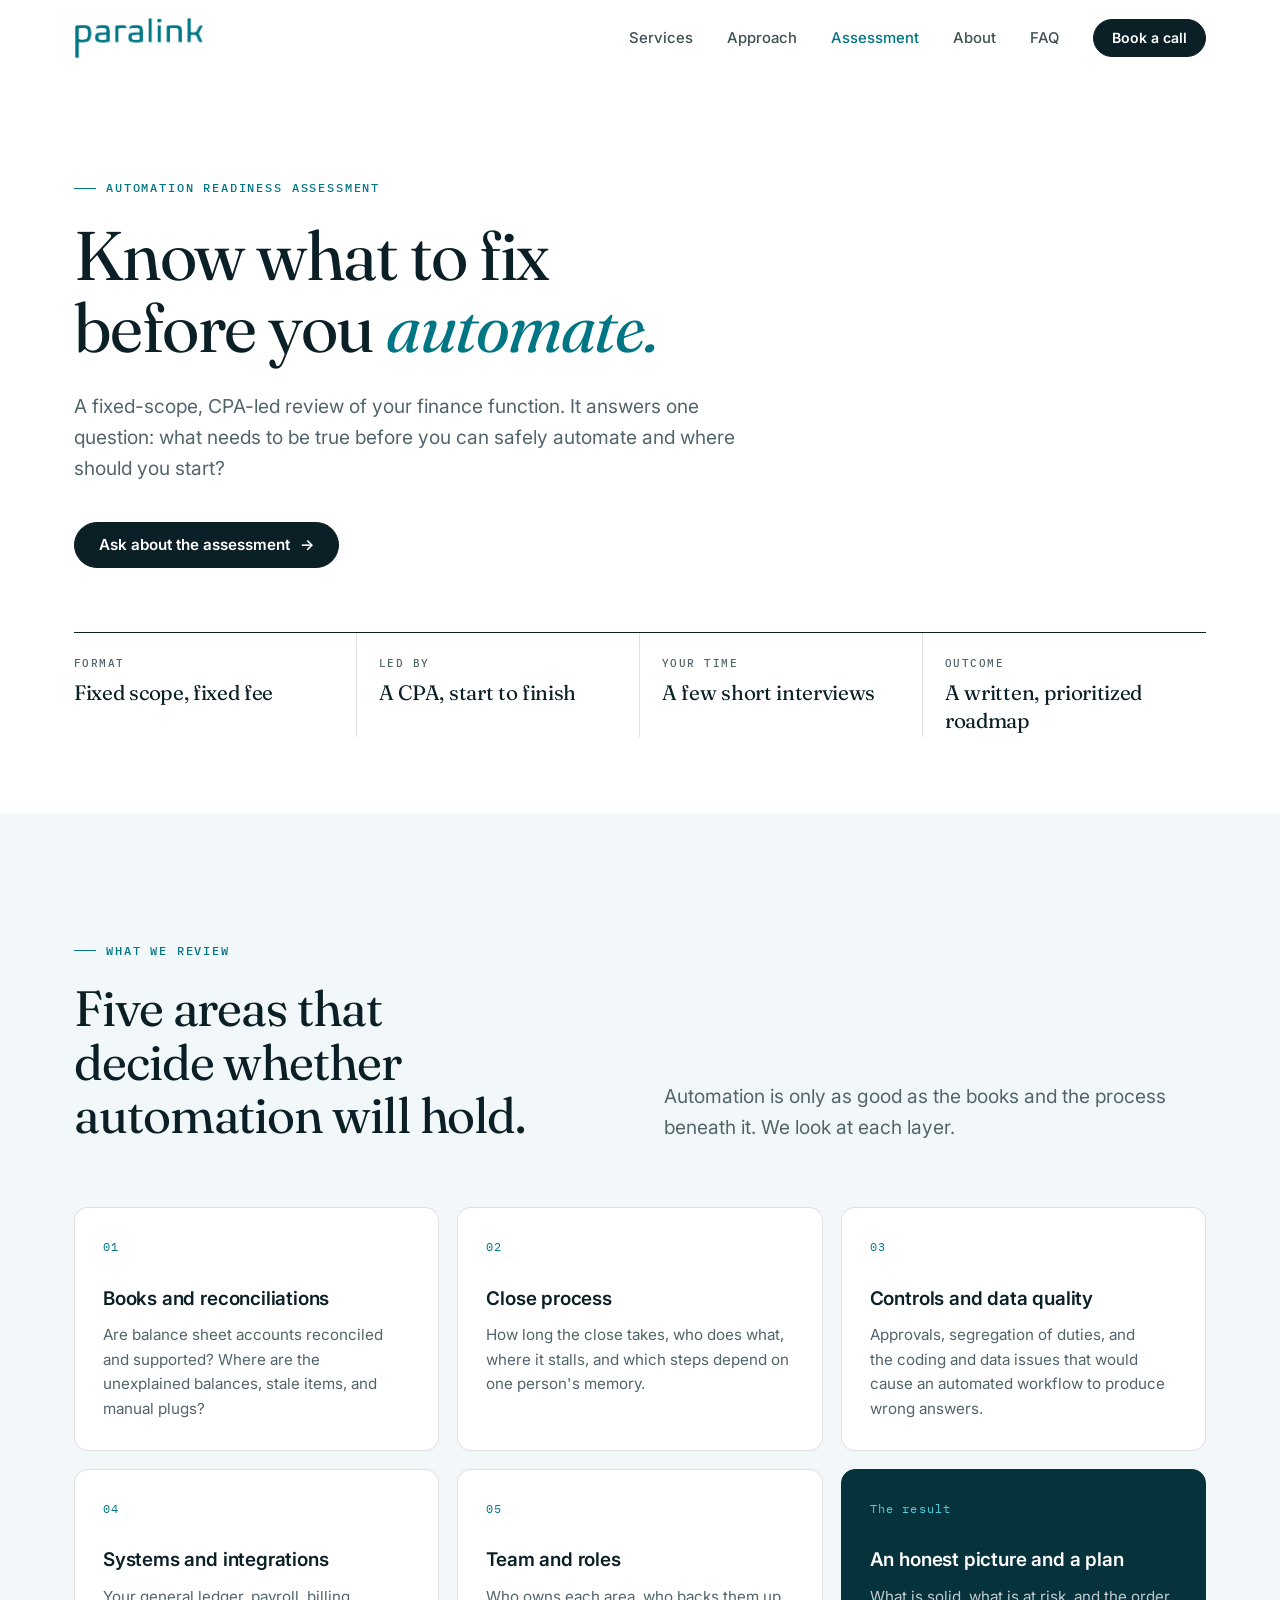
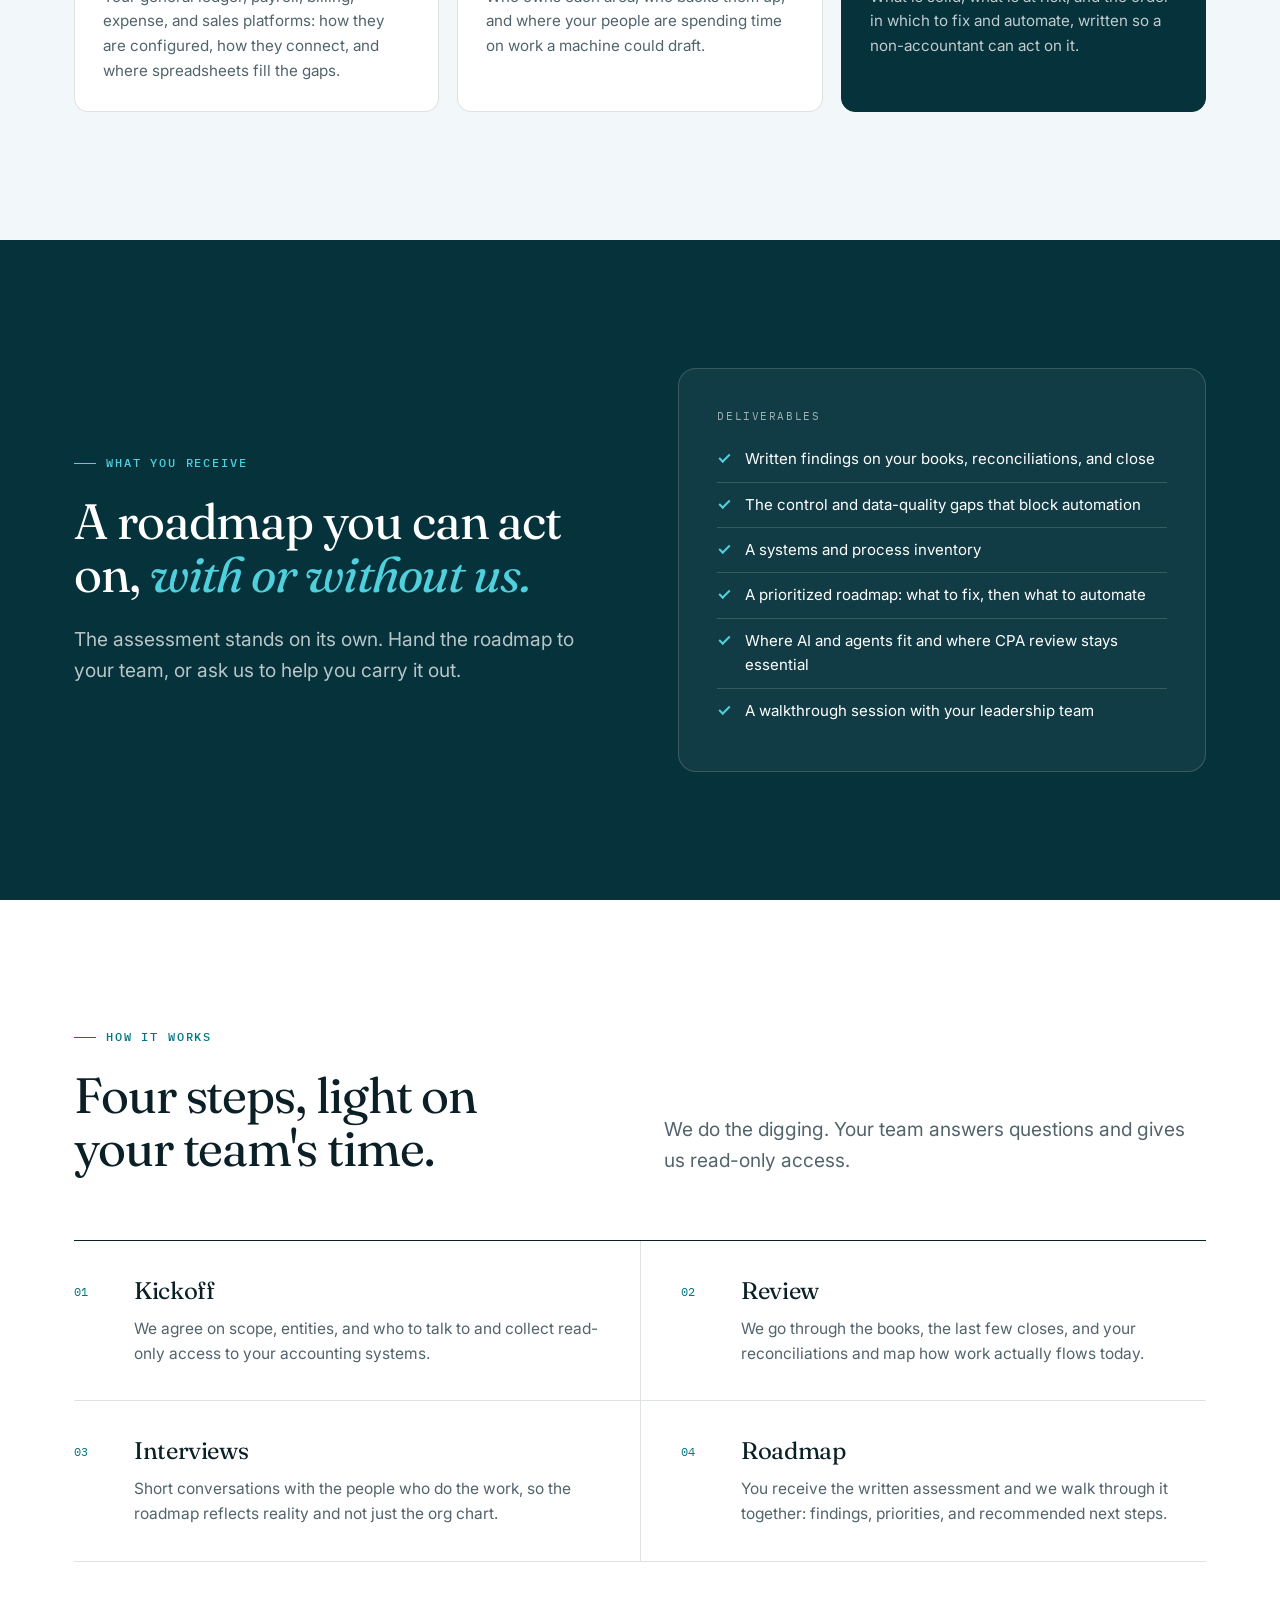
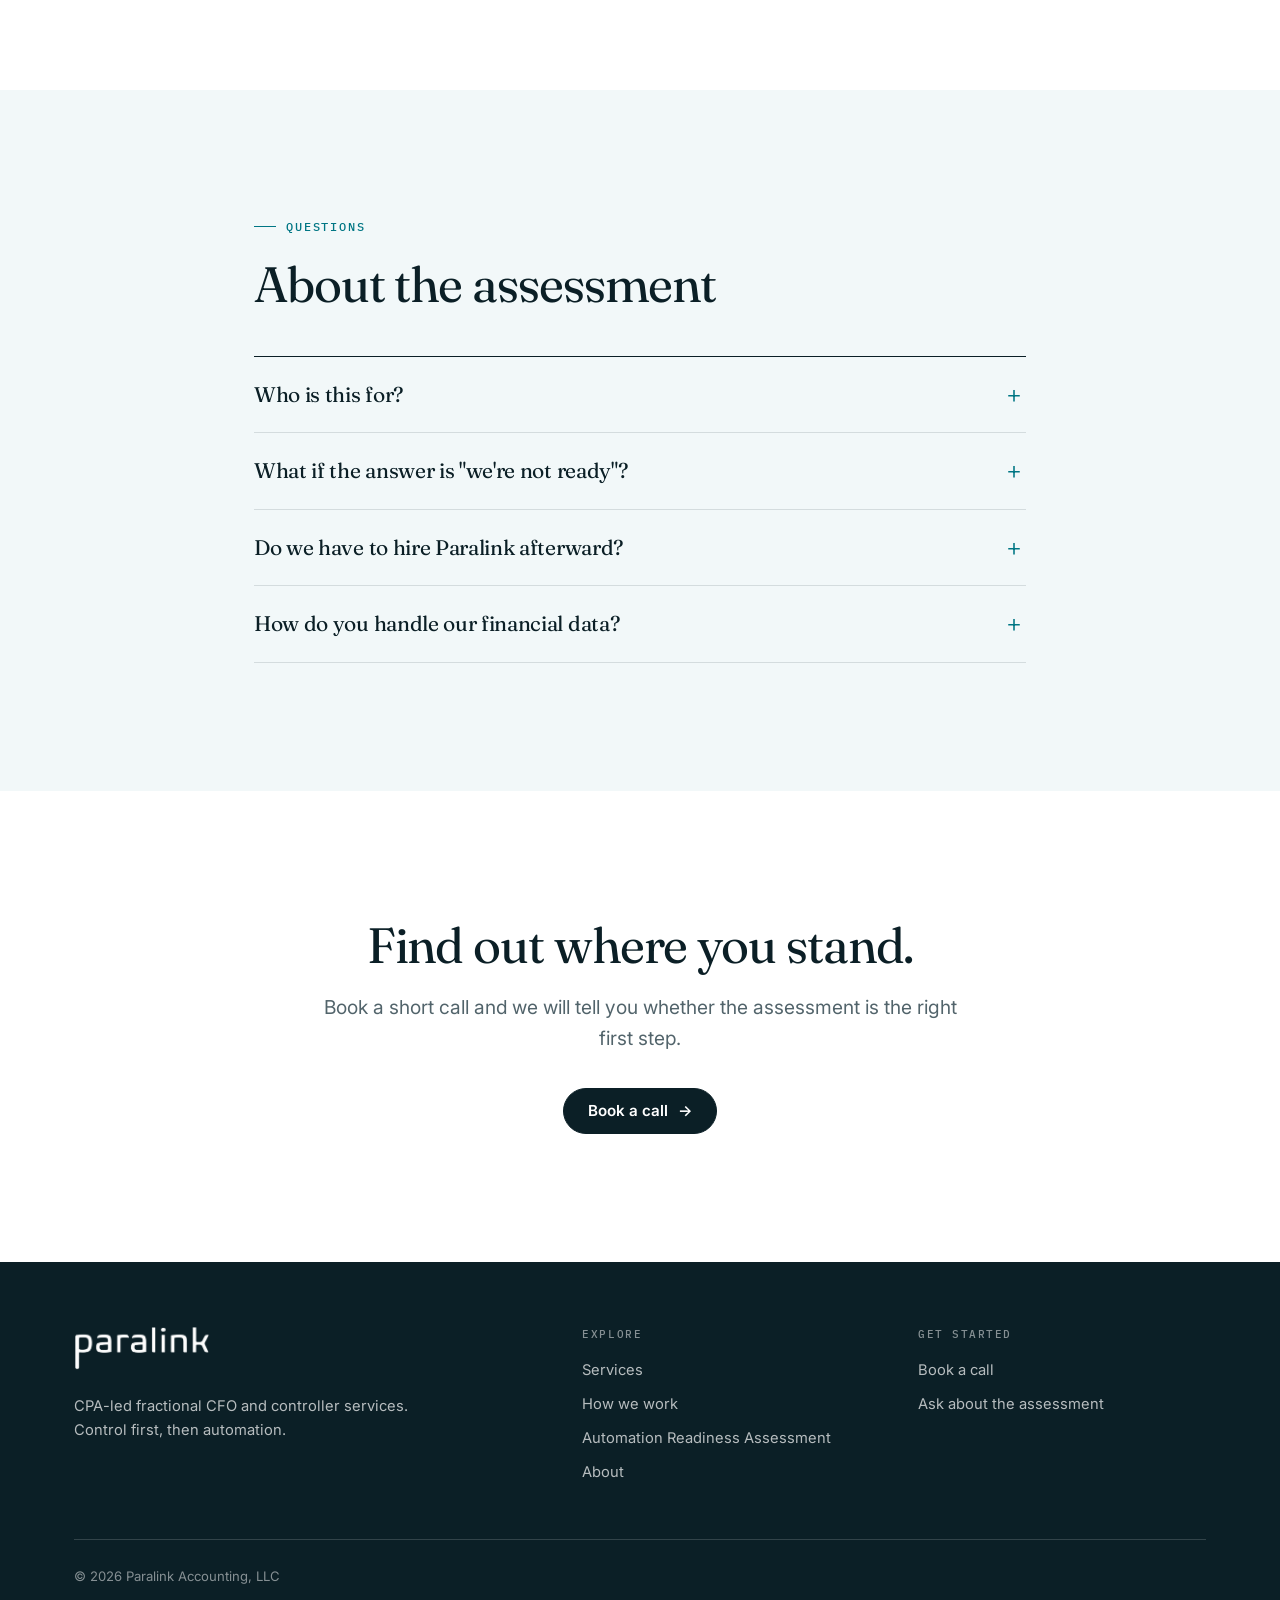
<file: assessment.html>
<!doctype html>
<html lang="en">
<head>
  <meta charset="utf-8">
  <meta name="viewport" content="width=device-width, initial-scale=1">
  <meta name="robots" content="noindex">
  <title>Automation Readiness Assessment | Paralink Accounting</title>
  <meta name="description" content="A fixed-scope, CPA-led review of your books, close process, controls, and systems. Learn what to fix first and where AI can safely automate finance work.">
  <link rel="canonical" href="https://paralinkaccounting.com/assessment.html">
  <meta property="og:type" content="website">
  <meta property="og:site_name" content="Paralink Accounting">
  <meta property="og:locale" content="en_US">
  <meta property="og:url" content="https://paralinkaccounting.com/assessment.html">
  <meta property="og:title" content="Know what to fix before you automate.">
  <meta property="og:description" content="A fixed-scope, CPA-led review of your books, close process, controls, and systems. Learn what to fix first and where AI can safely automate finance work.">
  <meta property="og:image" content="https://paralinkaccounting.com/assets/og-image.png">
  <meta property="og:image:width" content="1200">
  <meta property="og:image:height" content="630">
  <meta property="og:image:alt" content="Paralink Accounting">
  <meta name="twitter:card" content="summary_large_image">
  <meta name="twitter:title" content="Know what to fix before you automate.">
  <meta name="twitter:description" content="A fixed-scope, CPA-led review of your books, close process, controls, and systems. Learn what to fix first and where AI can safely automate finance work.">
  <meta name="twitter:image" content="https://paralinkaccounting.com/assets/og-image.png">
  <meta name="theme-color" content="#007684">
  <link rel="apple-touch-icon" href="assets/apple-touch-icon.png">
  <script type="application/ld+json">
{
 "@context": "https://schema.org",
 "@graph": [
  {
   "@type": [
    "AccountingService",
    "ProfessionalService"
   ],
   "@id": "https://paralinkaccounting.com/#organization",
   "name": "Paralink Accounting",
   "legalName": "Paralink Accounting, LLC",
   "url": "https://paralinkaccounting.com/",
   "logo": "https://paralinkaccounting.com/assets/logo.png",
   "image": "https://paralinkaccounting.com/assets/og-image.png",
   "description": "Paralink Accounting is a CPA-led firm providing fractional CFO and controller services to companies under $100M in revenue. It builds a controlled, reliable finance function first, then helps clients automate finance work with AI under CPA review.",
   "slogan": "Control first, then automation.",
   "areaServed": {
    "@type": "Country",
    "name": "United States"
   },
   "founder": {
    "@id": "https://paralinkaccounting.com/about.html#shelly"
   },
   "knowsAbout": [
    "Fractional CFO services",
    "Fractional controller services",
    "Interim controller coverage",
    "Month-end close",
    "Account reconciliation",
    "Financial reporting",
    "FP&A",
    "Finance process documentation",
    "AI automation in accounting",
    "Finance automation readiness"
   ],
   "potentialAction": {
    "@type": "ScheduleAction",
    "name": "Book an intro call",
    "target": "https://calendly.com/shelly-paralinkaccounting/30min"
   },
   "hasOfferCatalog": {
    "@type": "OfferCatalog",
    "name": "Services",
    "itemListElement": [
     {
      "@type": "Offer",
      "itemOffered": {
       "@type": "Service",
       "name": "Fractional CFO and Controller",
       "description": "Experienced CPA leadership for your finance function: oversight of the close, the team, cash, and the conversations with lenders and investors.",
       "provider": {
        "@id": "https://paralinkaccounting.com/#organization"
       }
      }
     },
     {
      "@type": "Offer",
      "itemOffered": {
       "@type": "Service",
       "name": "Controller Leave Coverage and Interim Support",
       "description": "Coverage of the close, payroll, and controls during a controller leave, a transition, or a search.",
       "provider": {
        "@id": "https://paralinkaccounting.com/#organization"
       }
      }
     },
     {
      "@type": "Offer",
      "itemOffered": {
       "@type": "Service",
       "name": "Month-End Close and Reconciliation Cleanup",
       "description": "Catching up the books, reconciling every balance sheet account, and building a repeatable month-end close that lands on time.",
       "provider": {
        "@id": "https://paralinkaccounting.com/#organization"
       }
      }
     },
     {
      "@type": "Offer",
      "itemOffered": {
       "@type": "Service",
       "name": "Reporting and FP&A",
       "description": "Management reporting, budgets, and forecasts that leadership can act on.",
       "provider": {
        "@id": "https://paralinkaccounting.com/#organization"
       }
      }
     },
     {
      "@type": "Offer",
      "itemOffered": {
       "@type": "Service",
       "name": "Finance Process and Systems Readiness",
       "description": "Documented finance processes and well-configured systems that scale, hold up to an audit, and are ready to automate.",
       "provider": {
        "@id": "https://paralinkaccounting.com/#organization"
       }
      }
     },
     {
      "@type": "Offer",
      "itemOffered": {
       "@type": "Service",
       "name": "Automation Readiness Assessment",
       "description": "A fixed-scope, CPA-led review of where a finance function stands, what to fix first, and where AI can safely take on work.",
       "provider": {
        "@id": "https://paralinkaccounting.com/#organization"
       }
      }
     }
    ]
   }
  },
  {
   "@type": "WebSite",
   "@id": "https://paralinkaccounting.com/#website",
   "url": "https://paralinkaccounting.com/",
   "name": "Paralink Accounting",
   "publisher": {
    "@id": "https://paralinkaccounting.com/#organization"
   },
   "inLanguage": "en-US"
  },
  {
   "@type": "WebPage",
   "@id": "https://paralinkaccounting.com/assessment.html#webpage",
   "url": "https://paralinkaccounting.com/assessment.html",
   "name": "Automation Readiness Assessment | Paralink Accounting",
   "description": "A fixed-scope, CPA-led review of your books, close process, controls, and systems. Learn what to fix first and where AI can safely automate finance work.",
   "isPartOf": {
    "@id": "https://paralinkaccounting.com/#website"
   },
   "about": {
    "@id": "https://paralinkaccounting.com/#organization"
   },
   "inLanguage": "en-US"
  },
  {
   "@type": "FAQPage",
   "@id": "https://paralinkaccounting.com/assessment.html#faq",
   "mainEntity": [
    {
     "@type": "Question",
     "name": "Who is this for?",
     "acceptedAnswer": {
      "@type": "Answer",
      "text": "Leaders who want to bring AI into finance and need to know whether the foundation is ready and leaders who simply suspect the books or the close are not where they should be and want an independent, expert view."
     }
    },
    {
     "@type": "Question",
     "name": "What if the answer is \"we're not ready\"?",
     "acceptedAnswer": {
      "@type": "Answer",
      "text": "That is a useful answer and a common one. The roadmap tells you exactly what stands in the way and the order to address it, so the investment in automation pays off when you make it."
     }
    },
    {
     "@type": "Question",
     "name": "Do we have to hire Paralink afterward?",
     "acceptedAnswer": {
      "@type": "Answer",
      "text": "No. The roadmap is yours. Many clients ask us to help carry it out, but the assessment is designed to be useful on its own."
     }
    },
    {
     "@type": "Question",
     "name": "How do you handle our financial data?",
     "acceptedAnswer": {
      "@type": "Answer",
      "text": "We ask for read-only access wherever possible, never request passwords in documents or email, and agree on confidentiality terms before any work begins."
     }
    }
   ]
  },
  {
   "@type": "Service",
   "@id": "https://paralinkaccounting.com/assessment.html#service",
   "name": "Automation Readiness Assessment",
   "serviceType": "Finance automation readiness assessment",
   "description": "A fixed-scope, CPA-led review of your books, close process, controls, and systems. Learn what to fix first and where AI can safely automate finance work.",
   "provider": {
    "@id": "https://paralinkaccounting.com/#organization"
   },
   "areaServed": {
    "@type": "Country",
    "name": "United States"
   }
  },
  {
   "@type": "BreadcrumbList",
   "itemListElement": [
    {
     "@type": "ListItem",
     "position": 1,
     "name": "Home",
     "item": "https://paralinkaccounting.com/"
    },
    {
     "@type": "ListItem",
     "position": 2,
     "name": "Automation Readiness Assessment",
     "item": "https://paralinkaccounting.com/assessment.html"
    }
   ]
  }
 ]
}
  </script>
  <link rel="icon" href="assets/favicon.svg" type="image/svg+xml">
  <link rel="preconnect" href="https://fonts.googleapis.com">
  <link rel="preconnect" href="https://fonts.gstatic.com" crossorigin>
  <link href="https://fonts.googleapis.com/css2?family=Fraunces:ital,opsz,wght@0,9..144,300..600;1,9..144,300..600&family=IBM+Plex+Mono:wght@400;500&family=Inter:wght@400;500;600&display=swap" rel="stylesheet">
  <link rel="stylesheet" href="assets/styles.css">
</head>
<body>
<a class="skip-link" href="#main">Skip to content</a>

<header class="site-header">
  <nav class="container nav" aria-label="Primary">
    <a class="brand" href="index.html" aria-label="Paralink Accounting home">
      <img class="brand-logo" src="assets/logo.png" alt="Paralink Accounting" width="562" height="182">
    </a>
    <button class="nav-toggle" aria-label="Menu" aria-expanded="false" aria-controls="nav-links"><span></span><span></span><span></span></button>
    <ul class="nav-links" id="nav-links">
      <li><a href="index.html#services">Services</a></li>
      <li><a href="index.html#approach">Approach</a></li>
      <li><a href="assessment.html" aria-current="page">Assessment</a></li>
      <li><a href="about.html">About</a></li>
      <li><a href="index.html#faq">FAQ</a></li>
      <li><a class="btn btn-sm" href="index.html#contact">Book a call</a></li>
    </ul>
  </nav>
</header>

<main id="main">

  <section class="page-hero">
    <div class="container">
      <p class="eyebrow">Automation Readiness Assessment</p>
      <h1>Know what to fix before you <em>automate.</em></h1>
      <p class="lede">A fixed-scope, CPA-led review of your finance function. It answers one question: what needs to be true before you can safely automate and where should you start?</p>
      <div class="hero-cta">
        <a class="btn" href="index.html#contact">Ask about the assessment <span class="arrow" aria-hidden="true">→</span></a>
      </div>
      <div class="facts">
        <div class="fact"><b>Format</b><span>Fixed scope, fixed fee</span></div>
        <div class="fact"><b>Led by</b><span>A CPA, start to finish</span></div>
        <div class="fact"><b>Your time</b><span>A few short interviews</span></div>
        <div class="fact"><b>Outcome</b><span>A written, prioritized roadmap</span></div>
      </div>
    </div>
  </section>

  <section class="tint">
    <div class="container">
      <div class="section-head">
        <div>
          <p class="eyebrow">What we review</p>
          <h2>Five areas that decide whether automation will hold.</h2>
        </div>
        <p class="lede">Automation is only as good as the books and the process beneath it. We look at each layer.</p>
      </div>
      <div class="service-grid">
        <article class="card reveal">
          <span class="idx">01</span>
          <h3>Books and reconciliations</h3>
          <p>Are balance sheet accounts reconciled and supported? Where are the unexplained balances, stale items, and manual plugs?</p>
        </article>
        <article class="card reveal">
          <span class="idx">02</span>
          <h3>Close process</h3>
          <p>How long the close takes, who does what, where it stalls, and which steps depend on one person's memory.</p>
        </article>
        <article class="card reveal">
          <span class="idx">03</span>
          <h3>Controls and data quality</h3>
          <p>Approvals, segregation of duties, and the coding and data issues that would cause an automated workflow to produce wrong answers.</p>
        </article>
        <article class="card reveal">
          <span class="idx">04</span>
          <h3>Systems and integrations</h3>
          <p>Your general ledger, payroll, billing, expense, and sales platforms: how they are configured, how they connect, and where spreadsheets fill the gaps.</p>
        </article>
        <article class="card reveal">
          <span class="idx">05</span>
          <h3>Team and roles</h3>
          <p>Who owns each area, who backs them up, and where your people are spending time on work a machine could draft.</p>
        </article>
        <article class="card feature reveal">
          <span class="idx">The result</span>
          <h3>An honest picture and a plan</h3>
          <p>What is solid, what is at risk, and the order in which to fix and automate, written so a non-accountant can act on it.</p>
        </article>
      </div>
    </div>
  </section>

  <section class="dark">
    <div class="container split">
      <div class="stack reveal">
        <p class="eyebrow">What you receive</p>
        <h2>A roadmap you can act on, <em>with or without us.</em></h2>
        <p class="lede">The assessment stands on its own. Hand the roadmap to your team, or ask us to help you carry it out.</p>
      </div>
      <div class="panel reveal">
        <p class="panel-title">Deliverables</p>
        <ul class="checks">
          <li>Written findings on your books, reconciliations, and close</li>
          <li>The control and data-quality gaps that block automation</li>
          <li>A systems and process inventory</li>
          <li>A prioritized roadmap: what to fix, then what to automate</li>
          <li>Where AI and agents fit and where CPA review stays essential</li>
          <li>A walkthrough session with your leadership team</li>
        </ul>
      </div>
    </div>
  </section>

  <section>
    <div class="container">
      <div class="section-head">
        <div>
          <p class="eyebrow">How it works</p>
          <h2>Four steps, light on your team's time.</h2>
        </div>
        <p class="lede">We do the digging. Your team answers questions and gives us read-only access.</p>
      </div>
      <div class="principles">
        <div class="principle reveal">
          <span class="n">01</span>
          <div><h3>Kickoff</h3><p>We agree on scope, entities, and who to talk to and collect read-only access to your accounting systems.</p></div>
        </div>
        <div class="principle reveal">
          <span class="n">02</span>
          <div><h3>Review</h3><p>We go through the books, the last few closes, and your reconciliations and map how work actually flows today.</p></div>
        </div>
        <div class="principle reveal">
          <span class="n">03</span>
          <div><h3>Interviews</h3><p>Short conversations with the people who do the work, so the roadmap reflects reality and not just the org chart.</p></div>
        </div>
        <div class="principle reveal">
          <span class="n">04</span>
          <div><h3>Roadmap</h3><p>You receive the written assessment and we walk through it together: findings, priorities, and recommended next steps.</p></div>
        </div>
      </div>
    </div>
  </section>

  <section class="tint">
    <div class="container narrow">
      <p class="eyebrow">Questions</p>
      <h2 style="margin-bottom:44px">About the assessment</h2>
      <div class="faq">
        <details>
          <summary>Who is this for?</summary>
          <p>Leaders who want to bring AI into finance and need to know whether the foundation is ready and leaders who simply suspect the books or the close are not where they should be and want an independent, expert view.</p>
        </details>
        <details>
          <summary>What if the answer is "we're not ready"?</summary>
          <p>That is a useful answer and a common one. The roadmap tells you exactly what stands in the way and the order to address it, so the investment in automation pays off when you make it.</p>
        </details>
        <details>
          <summary>Do we have to hire Paralink afterward?</summary>
          <p>No. The roadmap is yours. Many clients ask us to help carry it out, but the assessment is designed to be useful on its own.</p>
        </details>
        <details>
          <summary>How do you handle our financial data?</summary>
          <p>We ask for read-only access wherever possible, never request passwords in documents or email, and agree on confidentiality terms before any work begins.</p>
        </details>
      </div>
    </div>
  </section>

  <section class="cta-band">
    <div class="container">
      <h2>Find out where you stand.</h2>
      <p class="lede">Book a short call and we will tell you whether the assessment is the right first step.</p>
      <a class="btn" href="index.html#contact">Book a call <span class="arrow" aria-hidden="true">→</span></a>
    </div>
  </section>

</main>

<footer class="site-footer">
  <div class="container">
    <div class="footer-grid">
      <div>
        <a class="brand" href="index.html">
          <img class="brand-logo" src="assets/logo-white.png" alt="Paralink Accounting" width="562" height="182">
        </a>
        <p>CPA-led fractional CFO and controller services. Control first, then automation.</p>
      </div>
      <div>
        <h4>Explore</h4>
        <ul>
          <li><a href="index.html#services">Services</a></li>
          <li><a href="index.html#method">How we work</a></li>
          <li><a href="assessment.html">Automation Readiness Assessment</a></li>
          <li><a href="about.html">About</a></li>
        </ul>
      </div>
      <div>
        <h4>Get started</h4>
        <ul>
          <li><a href="index.html#contact">Book a call</a></li>
          <li><a href="assessment.html">Ask about the assessment</a></li>
        </ul>
      </div>
    </div>
    <div class="footer-base">
      <span>© <span id="year">2026</span> Paralink Accounting, LLC</span>
    </div>
  </div>
</footer>

<script src="assets/main.js"></script>
</body>
</html>
</file>
<file: assets/styles.css>
/* Paralink Accounting — design system */
:root {
  --ink: #0b1f26;
  --navy: #06323c;
  --navy-2: #0a4450;
  --teal: #007684;
  --teal-bright: #4fd0dc;
  --mint: #e0f1f3;
  --paper: #ffffff;
  --paper-2: #f2f8f9;
  --white: #ffffff;
  --muted: #52646b;
  --line: rgba(11, 31, 38, 0.13);
  --line-light: rgba(255, 255, 255, 0.16);
  --serif: "Fraunces", "Iowan Old Style", Georgia, serif;
  --sans: "Inter", system-ui, -apple-system, "Segoe UI", sans-serif;
  --mono: "IBM Plex Mono", ui-monospace, Menlo, monospace;
  --radius: 14px;
  --shadow: 0 30px 60px -30px rgba(11, 31, 38, 0.35), 0 8px 20px -12px rgba(11, 31, 38, 0.18);
}

*, *::before, *::after { box-sizing: border-box; }
html { scroll-behavior: smooth; -webkit-text-size-adjust: 100%; }
body {
  margin: 0;
  background: var(--paper);
  color: var(--ink);
  font-family: var(--sans);
  font-size: 17px;
  line-height: 1.62;
  -webkit-font-smoothing: antialiased;
  text-rendering: optimizeLegibility;
}
img, svg { max-width: 100%; display: block; }
a { color: inherit; }
:focus-visible { outline: 2px solid var(--teal-bright); outline-offset: 3px; border-radius: 4px; }
[id] { scroll-margin-top: 96px; }

.container { width: 100%; max-width: 1180px; margin: 0 auto; padding: 0 24px; }
.narrow { max-width: 820px; }

.skip-link { position: absolute; left: 16px; top: -60px; z-index: 100; background: var(--ink); color: var(--white); padding: 12px 18px; border-radius: 8px; font-weight: 600; text-decoration: none; transition: top 0.15s; }
.skip-link:focus { top: 12px; }

/* Type */
h1, h2, h3, h4 { margin: 0; font-weight: 400; }
h1, h2, .display {
  font-family: var(--serif);
  font-optical-sizing: auto;
  letter-spacing: -0.022em;
  line-height: 1.04;
}
h1 { font-size: clamp(2.7rem, 6.2vw, 4.75rem); }
h2 { font-size: clamp(2rem, 4vw, 3.1rem); line-height: 1.08; }
h3 { font-family: var(--sans); font-size: 1.12rem; font-weight: 600; letter-spacing: -0.01em; line-height: 1.3; }
h1, h2, h3 { text-wrap: balance; }
p { text-wrap: pretty; }
h1 em, h2 em { font-style: italic; color: var(--teal); }
p { margin: 0; }
.lede { font-size: clamp(1.08rem, 1.5vw, 1.25rem); color: var(--muted); max-width: 56ch; }
.muted { color: var(--muted); }
.eyebrow {
  font-family: var(--mono);
  font-size: 0.72rem;
  font-weight: 500;
  letter-spacing: 0.16em;
  text-transform: uppercase;
  color: var(--teal);
  display: flex;
  align-items: center;
  gap: 10px;
  margin-bottom: 22px;
}
.eyebrow::before { content: ""; width: 22px; height: 1px; background: currentColor; }

/* Buttons */
.btn {
  display: inline-flex;
  align-items: center;
  gap: 10px;
  padding: 14px 24px;
  border-radius: 999px;
  border: 1px solid var(--ink);
  background: var(--ink);
  color: var(--white);
  font: 600 0.95rem/1 var(--sans);
  text-decoration: none;
  cursor: pointer;
  transition: background 0.2s, border-color 0.2s, color 0.2s, transform 0.2s;
}
.btn:hover { background: var(--teal); border-color: var(--teal); transform: translateY(-1px); }
.btn .arrow { transition: transform 0.2s; }
.btn:hover .arrow { transform: translateX(3px); }
.btn-ghost { background: transparent; color: var(--ink); border-color: var(--line); }
.btn-ghost:hover { background: transparent; color: var(--teal); border-color: var(--teal); }
.btn-light { background: var(--white); color: var(--ink); border-color: var(--white); }
.btn-light:hover { background: var(--teal-bright); border-color: var(--teal-bright); color: var(--ink); }
.btn-sm { padding: 11px 18px; font-size: 0.88rem; }
.text-link {
  font-weight: 600;
  text-decoration: none;
  color: var(--teal);
  border-bottom: 1px solid currentColor;
  padding-bottom: 2px;
}
.text-link:hover { color: var(--ink); }

/* Header */
.site-header {
  position: sticky;
  top: 0;
  z-index: 50;
  background: rgba(255, 255, 255, 0.9);
  backdrop-filter: saturate(160%) blur(14px);
  -webkit-backdrop-filter: saturate(160%) blur(14px);
  border-bottom: 1px solid transparent;
  transition: border-color 0.25s;
}
.site-header.scrolled { border-bottom-color: var(--line); }
.nav { display: flex; align-items: center; justify-content: space-between; height: 76px; }
.brand { display: inline-flex; align-items: center; gap: 12px; text-decoration: none; }
.brand-logo { height: 42px; width: auto; }
.site-footer .brand-logo { height: 44px; }
.brand-name { font-family: var(--serif); font-size: 1.32rem; letter-spacing: -0.02em; line-height: 1; }
.brand-name span { color: var(--teal); font-style: italic; }
.nav-links { display: flex; align-items: center; gap: 34px; list-style: none; margin: 0; padding: 0; }
.nav-links a:not(.btn) { text-decoration: none; font-size: 0.93rem; font-weight: 500; color: var(--ink); opacity: 0.78; transition: opacity 0.2s, color 0.2s; }
.nav-links a:not(.btn):hover, .nav-links a[aria-current="page"] { opacity: 1; color: var(--teal); }
.nav-toggle { display: none; background: none; border: 0; padding: 10px; margin-right: -10px; cursor: pointer; }
.nav-toggle span { display: block; width: 24px; height: 2px; background: var(--ink); margin: 5px 0; transition: transform 0.25s, opacity 0.25s; }

/* Sections */
section { padding: clamp(72px, 10vw, 136px) 0; }
.section-head { display: grid; grid-template-columns: 1fr 1fr; gap: 48px; align-items: end; margin-bottom: clamp(40px, 5vw, 68px); }
.section-head .lede { justify-self: end; }
.dark { background: var(--navy); color: var(--white); }
.dark .eyebrow { color: var(--teal-bright); }
.dark .lede, .dark .muted { color: rgba(255, 255, 255, 0.72); }
.dark h1 em, .dark h2 em { color: var(--teal-bright); }
.tint { background: var(--paper-2); }

/* Hero */
.hero { padding: clamp(48px, 7vw, 96px) 0 clamp(64px, 8vw, 112px); position: relative; overflow: hidden; }
.hero::before {
  content: "";
  position: absolute;
  inset: -20% -10% auto auto;
  width: 720px;
  height: 720px;
  background: radial-gradient(closest-side, rgba(0, 118, 132, 0.13), transparent 70%);
  pointer-events: none;
}
.hero-grid { display: grid; grid-template-columns: 1.08fr 0.92fr; gap: clamp(40px, 6vw, 88px); align-items: center; position: relative; }
.hero-grid > *, .split > * { min-width: 0; }
.hero h1 { margin-bottom: 28px; }
.hero-cta { display: flex; flex-wrap: wrap; gap: 12px; margin-top: 38px; }
.hero-note { margin-top: 26px; font-size: 0.88rem; color: var(--muted); display: flex; flex-wrap: wrap; gap: 8px 22px; }
.hero-note span { display: inline-flex; align-items: center; gap: 8px; }
.hero-note span::before { content: ""; width: 6px; height: 6px; border-radius: 50%; background: var(--teal-bright); }

/* Close card (hero visual) */
.close-card {
  background: var(--navy);
  color: var(--white);
  border-radius: 20px;
  padding: 26px;
  box-shadow: var(--shadow);
  position: relative;
  transform: rotate(1.2deg);
}
.close-card::after {
  content: "";
  position: absolute;
  inset: 14px -14px -14px 14px;
  border: 1px solid var(--line);
  border-radius: 20px;
  z-index: -1;
}
.cc-top { display: flex; justify-content: space-between; align-items: baseline; gap: 12px; }
.cc-label { font-family: var(--mono); font-size: 0.68rem; letter-spacing: 0.14em; text-transform: uppercase; color: rgba(255, 255, 255, 0.6); }
.cc-title { font-family: var(--serif); font-size: 1.55rem; letter-spacing: -0.02em; margin-top: 6px; }
.cc-day { font-family: var(--mono); font-size: 0.78rem; color: var(--teal-bright); white-space: nowrap; }
.cc-bar { height: 4px; border-radius: 4px; background: rgba(255, 255, 255, 0.12); margin: 18px 0 8px; overflow: hidden; }
.cc-bar i { display: block; height: 100%; width: 68%; background: linear-gradient(90deg, var(--teal), var(--teal-bright)); border-radius: 4px; }
.cc-rows { list-style: none; margin: 14px 0 0; padding: 0; }
.cc-rows li { display: flex; align-items: center; justify-content: space-between; gap: 14px; padding: 13px 0; border-top: 1px solid var(--line-light); font-size: 0.9rem; }
.cc-rows .name { display: flex; align-items: center; gap: 11px; }
.dot { width: 18px; height: 18px; border-radius: 50%; flex: none; border: 1.5px solid rgba(255, 255, 255, 0.35); display: grid; place-items: center; }
.dot.done { background: var(--teal-bright); border-color: var(--teal-bright); }
.dot.done::after { content: ""; width: 8px; height: 4px; border-left: 2px solid var(--navy); border-bottom: 2px solid var(--navy); transform: rotate(-45deg) translateY(-1px); }
.dot.review { border-color: var(--teal-bright); }
.dot.review::after { content: ""; width: 6px; height: 6px; border-radius: 50%; background: var(--teal-bright); }
.tag { font-family: var(--mono); font-size: 0.66rem; letter-spacing: 0.06em; text-transform: uppercase; padding: 5px 9px; border-radius: 999px; white-space: nowrap; background: rgba(255, 255, 255, 0.08); color: rgba(255, 255, 255, 0.72); }
.tag.ok { background: rgba(79, 208, 220, 0.16); color: var(--teal-bright); }
.tag.rev { background: rgba(255, 214, 140, 0.14); color: #ffd68c; }
.cc-foot { display: flex; justify-content: space-between; align-items: center; gap: 12px; margin-top: 16px; padding-top: 16px; border-top: 1px solid var(--line-light); font-size: 0.8rem; color: rgba(255, 255, 255, 0.6); }
.cc-foot strong { color: var(--white); font-weight: 600; }

/* Triggers */
.triggers { padding: 0 0 clamp(72px, 9vw, 120px); }
.triggers-title { font-family: var(--mono); font-size: 0.72rem; letter-spacing: 0.16em; text-transform: uppercase; color: var(--muted); margin-bottom: 22px; }
.trigger-grid { display: grid; grid-template-columns: repeat(4, 1fr); border-top: 1px solid var(--ink); }
.trigger { padding: 26px 26px 6px 0; border-right: 1px solid var(--line); }
.trigger + .trigger { padding-left: 26px; }
.trigger:last-child { border-right: 0; padding-right: 0; }
.trigger h3 { font-family: var(--serif); font-weight: 400; font-size: 1.32rem; letter-spacing: -0.015em; margin-bottom: 10px; }
.trigger p { font-size: 0.93rem; color: var(--muted); }

/* Statement */
.statement h2 { font-size: clamp(2.5rem, 6.4vw, 5.2rem); max-width: 14ch; }
.statement-grid { display: grid; grid-template-columns: 1fr 1fr; gap: clamp(32px, 6vw, 88px); margin-top: clamp(44px, 6vw, 80px); padding-top: 40px; border-top: 1px solid var(--line-light); }
.statement-grid h3 { font-family: var(--mono); font-size: 0.72rem; font-weight: 500; letter-spacing: 0.16em; text-transform: uppercase; color: var(--teal-bright); margin-bottom: 16px; }
.statement-grid p { font-size: 1.12rem; color: rgba(255, 255, 255, 0.82); }

/* Method */
.method-grid { display: grid; grid-template-columns: repeat(3, 1fr); gap: 0; border-top: 1px solid var(--ink); }
.step { padding: 34px 34px 8px 0; border-right: 1px solid var(--line); }
.step + .step { padding-left: 34px; }
.step:last-child { border-right: 0; padding-right: 0; }
.step-num { font-family: var(--mono); font-size: 0.78rem; color: var(--teal); letter-spacing: 0.1em; }
.step h3 { font-family: var(--serif); font-weight: 400; font-size: 2.1rem; letter-spacing: -0.02em; margin: 14px 0 14px; }
.step p { color: var(--muted); }
.step ul, .checks { list-style: none; margin: 22px 0 0; padding: 0; }
.step li, .checks li { position: relative; padding: 10px 0 10px 28px; border-top: 1px solid var(--line); font-size: 0.94rem; }
.step li::before, .checks li::before { content: ""; position: absolute; left: 2px; top: 17px; width: 11px; height: 6px; border-left: 2px solid var(--teal); border-bottom: 2px solid var(--teal); transform: rotate(-45deg); }
.dark .checks li { border-top-color: var(--line-light); }
.dark .checks li::before { border-color: var(--teal-bright); }

/* Services */
.service-grid { display: grid; grid-template-columns: repeat(3, 1fr); gap: 18px; }
.card {
  background: var(--white);
  border: 1px solid var(--line);
  border-radius: var(--radius);
  padding: 30px 28px 28px;
  display: flex;
  flex-direction: column;
  gap: 12px;
  transition: transform 0.25s, box-shadow 0.25s, border-color 0.25s;
}
.card:hover { transform: translateY(-4px); box-shadow: var(--shadow); border-color: transparent; }
.card .idx { font-family: var(--mono); font-size: 0.72rem; color: var(--teal); letter-spacing: 0.1em; margin-bottom: 18px; }
.card h3 { font-size: 1.18rem; }
.card p { font-size: 0.95rem; color: var(--muted); }
.card .fit { margin-top: auto; padding-top: 18px; font-size: 0.82rem; color: var(--ink); border-top: 1px solid var(--line); }
.card .fit b { font-family: var(--mono); font-weight: 500; font-size: 0.66rem; letter-spacing: 0.12em; text-transform: uppercase; color: var(--muted); display: block; margin-bottom: 4px; }
.card.feature { background: var(--navy); color: var(--white); border-color: var(--navy); }
.card.feature p { color: rgba(255, 255, 255, 0.75); }
.card.feature .idx { color: var(--teal-bright); }
.card.feature .fit { border-top-color: var(--line-light); }
.card.feature .text-link { color: var(--teal-bright); }
.card.feature .text-link:hover { color: var(--white); }

/* Split (assessment band, generic 2-col) */
.split { display: grid; grid-template-columns: 1fr 1fr; gap: clamp(36px, 6vw, 88px); align-items: center; }
.split.top { align-items: start; }
.panel { background: rgba(255, 255, 255, 0.05); border: 1px solid var(--line-light); border-radius: 18px; padding: clamp(24px, 3vw, 38px); }
.panel .checks { margin-top: 0; }
.panel .checks li:first-child { border-top: 0; }
.panel-title { font-family: var(--mono); font-size: 0.7rem; letter-spacing: 0.14em; text-transform: uppercase; color: rgba(255, 255, 255, 0.6); margin-bottom: 12px; }
.stack > * + * { margin-top: 22px; }

/* Engagement timeline */
.phases { display: grid; grid-template-columns: repeat(3, 1fr); gap: 18px; counter-reset: phase; }
.phase { background: var(--white); border: 1px solid var(--line); border-radius: var(--radius); padding: 30px 28px; position: relative; }
.phase .when { font-family: var(--mono); font-size: 0.7rem; letter-spacing: 0.12em; text-transform: uppercase; color: var(--teal); }
.phase h3 { font-family: var(--serif); font-weight: 400; font-size: 1.6rem; letter-spacing: -0.02em; margin: 12px 0 10px; }
.phase p { color: var(--muted); font-size: 0.95rem; }

/* Principles */
.principles { display: grid; grid-template-columns: repeat(2, 1fr); gap: 0; border-top: 1px solid var(--ink); }
.principle { padding: 34px 40px 34px 0; border-bottom: 1px solid var(--line); display: grid; grid-template-columns: 54px 1fr; gap: 6px; }
.principle:nth-child(even) { padding-left: 40px; padding-right: 0; border-left: 1px solid var(--line); }
.principle .n { font-family: var(--mono); font-size: 0.78rem; color: var(--teal); padding-top: 6px; }
.principle h3 { font-family: var(--serif); font-weight: 400; font-size: 1.5rem; letter-spacing: -0.015em; margin-bottom: 10px; }
.principle p { color: var(--muted); font-size: 0.97rem; }

/* Team */
.team { display: grid; grid-template-columns: repeat(2, 1fr); gap: 18px; }
.person { background: var(--white); border: 1px solid var(--line); border-radius: var(--radius); padding: 32px; display: grid; grid-template-columns: 96px 1fr; gap: 26px; align-items: start; }
.avatar { width: 96px; height: 96px; border-radius: 50%; background: var(--navy); color: var(--teal-bright); display: grid; place-items: center; font-family: var(--serif); font-size: 2rem; letter-spacing: -0.02em; }
.avatar.alt { background: var(--mint); color: var(--teal); }
.person h3 { font-family: var(--serif); font-weight: 400; font-size: 1.6rem; letter-spacing: -0.02em; }
.person .role { font-family: var(--mono); font-size: 0.68rem; letter-spacing: 0.12em; text-transform: uppercase; color: var(--teal); margin: 8px 0 14px; }
.person p { color: var(--muted); font-size: 0.96rem; }
.person p + p { margin-top: 12px; }

/* FAQ */
.faq { border-top: 1px solid var(--ink); }
.faq details { border-bottom: 1px solid var(--line); }
.faq summary { list-style: none; cursor: pointer; padding: 24px 44px 24px 0; position: relative; font-family: var(--serif); font-size: 1.32rem; letter-spacing: -0.015em; line-height: 1.3; }
.faq summary::-webkit-details-marker { display: none; }
.faq summary::after { content: "+"; position: absolute; right: 4px; top: 20px; font-family: var(--sans); font-size: 1.6rem; font-weight: 300; color: var(--teal); transition: transform 0.25s; }
.faq details[open] summary::after { transform: rotate(45deg); }
.faq details p { padding: 0 44px 26px 0; color: var(--muted); max-width: 68ch; }

/* Contact */
.contact-list { list-style: none; padding: 0; margin: 36px 0 0; }
.contact-list li { padding: 16px 0; border-top: 1px solid var(--line-light); display: grid; grid-template-columns: 110px 1fr; gap: 12px; font-size: 1rem; }
.contact-list b { font-family: var(--mono); font-weight: 500; font-size: 0.68rem; letter-spacing: 0.14em; text-transform: uppercase; color: rgba(255, 255, 255, 0.55); padding-top: 5px; }
.contact-list a { text-decoration: none; border-bottom: 1px solid var(--line-light); }
.contact-list a:hover { color: var(--teal-bright); border-color: var(--teal-bright); }
.form { background: var(--white); color: var(--ink); border-radius: 18px; padding: clamp(24px, 3vw, 38px); display: grid; grid-template-columns: 1fr 1fr; gap: 16px; }
.form .full { grid-column: 1 / -1; }
.form label { display: block; font-size: 0.8rem; font-weight: 600; margin-bottom: 7px; }
.form input, .form select, .form textarea {
  width: 100%;
  font: inherit;
  font-size: 0.97rem;
  color: var(--ink);
  background: var(--paper-2);
  border: 1px solid var(--line);
  border-radius: 10px;
  padding: 13px 14px;
  transition: border-color 0.2s, background 0.2s;
}
.form textarea { min-height: 116px; resize: vertical; }
.form input:focus, .form select:focus, .form textarea:focus { outline: none; border-color: var(--teal); background: var(--white); }
.form .btn { justify-content: center; }
.form-note { font-size: 0.8rem; color: var(--muted); }

.booking { background: var(--white); color: var(--ink); border-radius: 18px; overflow: hidden; }
.booking .calendly-inline-widget { min-width: 280px; height: 700px; display: none; }
.booking.ready .calendly-inline-widget { display: block; }
.booking-direct { margin: 0; padding: 16px 24px; text-align: center; font-size: 0.88rem; color: var(--muted); border-top: 1px solid var(--line); }
.booking-direct a { color: var(--teal); font-weight: 600; }

/* CTA band */
.cta-band { text-align: center; }
.cta-band h2 { max-width: 18ch; margin: 0 auto 20px; }
.cta-band .lede { margin: 0 auto 34px; }

/* Page hero (inner pages) */
.page-hero { padding: clamp(56px, 8vw, 112px) 0 clamp(48px, 6vw, 80px); }
.page-hero h1 { max-width: 16ch; margin-bottom: 28px; font-size: clamp(2.6rem, 5.6vw, 4.3rem); }
.facts { display: grid; grid-template-columns: repeat(4, 1fr); border-top: 1px solid var(--ink); margin-top: clamp(40px, 5vw, 64px); }
.fact { padding: 22px 22px 0 0; border-right: 1px solid var(--line); }
.fact + .fact { padding-left: 22px; }
.fact:last-child { border-right: 0; }
.fact b { font-family: var(--mono); font-weight: 500; font-size: 0.66rem; letter-spacing: 0.14em; text-transform: uppercase; color: var(--muted); display: block; margin-bottom: 8px; }
.fact span { font-family: var(--serif); font-size: 1.3rem; letter-spacing: -0.015em; line-height: 1.25; }
.prose p { font-size: 1.1rem; color: var(--muted); }
.prose p + p { margin-top: 20px; }
.prose p.big { font-family: var(--serif); font-size: clamp(1.5rem, 2.6vw, 2.05rem); line-height: 1.25; letter-spacing: -0.018em; color: var(--ink); }

/* Footer */
.site-footer { background: var(--ink); color: rgba(255, 255, 255, 0.7); padding: 64px 0 34px; font-size: 0.92rem; }
.footer-grid { display: grid; grid-template-columns: 1.6fr 1fr 1fr; gap: 48px; padding-bottom: 44px; border-bottom: 1px solid var(--line-light); }
.site-footer .brand-name { color: var(--white); }
.site-footer .brand-name span { color: var(--teal-bright); }
.site-footer p { max-width: 38ch; margin-top: 18px; }
.site-footer h4 { font-family: var(--mono); font-size: 0.68rem; font-weight: 500; letter-spacing: 0.14em; text-transform: uppercase; color: rgba(255, 255, 255, 0.5); margin-bottom: 16px; }
.site-footer ul { list-style: none; margin: 0; padding: 0; }
.site-footer li { margin-bottom: 10px; }
.site-footer a { text-decoration: none; }
.site-footer a:hover { color: var(--teal-bright); }
.footer-base { display: flex; justify-content: space-between; flex-wrap: wrap; gap: 10px; padding-top: 26px; font-size: 0.82rem; color: rgba(255, 255, 255, 0.5); }

/* Reveal */
.js .reveal { opacity: 0; transform: translateY(18px); transition: opacity 0.7s ease, transform 0.7s ease; }
.js .reveal.in { opacity: 1; transform: none; }
@media (prefers-reduced-motion: reduce) {
  html { scroll-behavior: auto; }
  .js .reveal { opacity: 1; transform: none; transition: none; }
  .btn, .card { transition: none; }
}

/* Responsive */
@media (max-width: 980px) {
  .hero-grid, .split, .section-head, .statement-grid { grid-template-columns: 1fr; }
  .section-head { align-items: start; gap: 20px; }
  .section-head .lede { justify-self: start; }
  .close-card { transform: none; max-width: 540px; }
  .trigger-grid, .facts { grid-template-columns: repeat(2, 1fr); }
  .trigger, .trigger + .trigger { padding: 24px 20px 24px 0; border-right: 0; border-bottom: 1px solid var(--line); }
  .trigger:nth-child(odd) { border-right: 1px solid var(--line); }
  .trigger:nth-child(even) { padding-left: 20px; padding-right: 0; }
  .fact, .fact + .fact { padding: 20px 16px 20px 0; border-right: 0; border-bottom: 1px solid var(--line); }
  .method-grid, .phases { grid-template-columns: 1fr; }
  .step, .step + .step { padding: 30px 0 22px; border-right: 0; border-bottom: 1px solid var(--line); }
  .step:last-child { border-bottom: 0; }
  .service-grid { grid-template-columns: repeat(2, 1fr); }
  .team { grid-template-columns: 1fr; }
  .footer-grid { grid-template-columns: 1fr 1fr; }
  .footer-grid > :first-child { grid-column: 1 / -1; }
}
@media (max-width: 820px) {
  .nav-toggle { display: block; }
  .nav-links {
    position: absolute;
    top: 76px;
    left: 0;
    right: 0;
    flex-direction: column;
    align-items: stretch;
    gap: 0;
    background: var(--paper);
    border-bottom: 1px solid var(--line);
    padding: 8px 24px 24px;
    display: none;
  }
  .nav-links.open { display: flex; }
  .nav-links li { border-bottom: 1px solid var(--line); }
  .nav-links li:last-child { border-bottom: 0; padding-top: 18px; }
  .nav-links a:not(.btn) { display: block; padding: 16px 0; font-size: 1.05rem; opacity: 1; }
  .nav-links .btn { width: 100%; justify-content: center; }
  .nav-toggle[aria-expanded="true"] span:nth-child(1) { transform: translateY(7px) rotate(45deg); }
  .nav-toggle[aria-expanded="true"] span:nth-child(2) { opacity: 0; }
  .nav-toggle[aria-expanded="true"] span:nth-child(3) { transform: translateY(-7px) rotate(-45deg); }
}
@media (max-width: 640px) {
  body { font-size: 16px; }
  .container { padding: 0 20px; }
  h1, .page-hero h1 { font-size: 2.45rem; }
  .hero::before { width: 420px; height: 420px; inset: -80px -180px auto auto; }
  .cc-rows li { flex-wrap: wrap; row-gap: 6px; }
  .service-grid, .principles, .form { grid-template-columns: 1fr; }
  .trigger-grid, .facts { grid-template-columns: 1fr; }
  .trigger, .trigger + .trigger, .trigger:nth-child(odd), .trigger:nth-child(even) { padding: 22px 0; border-right: 0; }
  .principle, .principle:nth-child(even) { padding: 28px 0; border-left: 0; grid-template-columns: 40px 1fr; }
  .person { grid-template-columns: 1fr; padding: 26px; }
  .avatar { width: 76px; height: 76px; font-size: 1.6rem; }
  .cc-rows li { font-size: 0.84rem; }
  .tag { font-size: 0.6rem; padding: 4px 7px; }
  .contact-list li { grid-template-columns: 1fr; gap: 2px; }
  .footer-grid { grid-template-columns: 1fr; gap: 32px; }
  .hero-cta .btn { width: 100%; justify-content: center; }
  .close-card::after { display: none; }
  .booking .calendly-inline-widget { height: 860px; }
  .faq summary { font-size: 1.16rem; }
}
</file>
